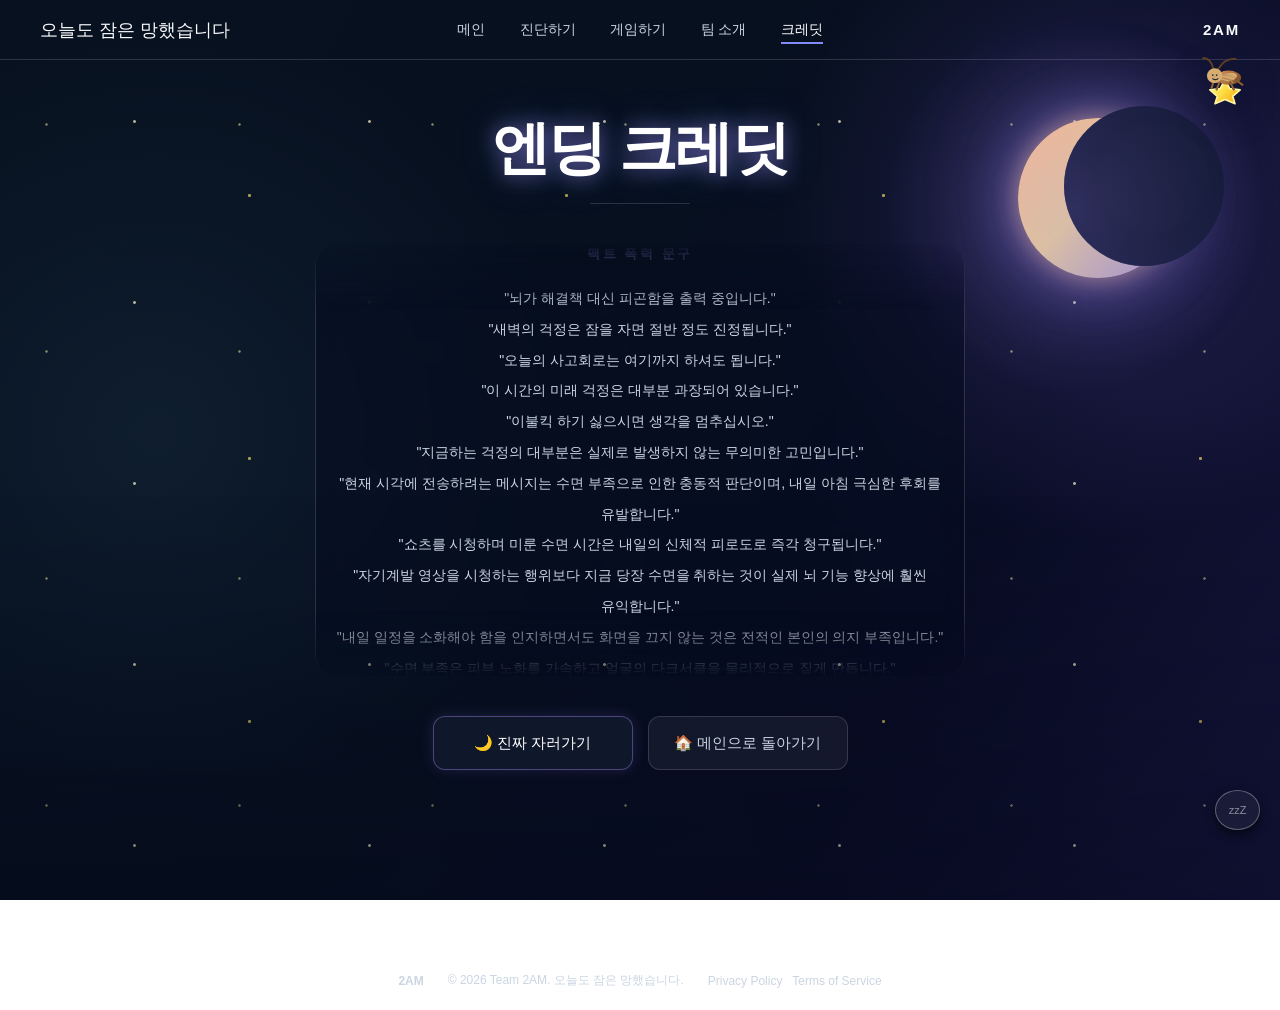
<file: credit.html>
<!DOCTYPE html>
<html lang="ko">
<head>
    <meta charset="UTF-8">
    <meta name="viewport" content="width=device-width, initial-scale=1.0">
    <title>오늘도 잠은 망했습니다</title>
    <link rel="stylesheet" href="css/style.css">
    <link rel="stylesheet" href="css/credit.css">
</head>
<body>

    <div class="moon" aria-hidden="true"></div>
    <div class="shooting-stars" aria-hidden="true"></div>

    <header>
        <h3>오늘도 잠은 망했습니다</h3>
        <nav id="mainNav">
            <a href="main.html">메인</a>
            <a href="form.html">진단하기</a>
            <a href="game.html">게임하기</a>
            <a href="team.html">팀 소개</a>
            <a href="credit.html" class="active">크레딧</a>
        </nav>
        <span class="header-logo">2AM</span>
        <button class="menu-toggle" id="menuToggle" type="button" aria-label="메뉴 열기" aria-expanded="false">☰</button>
    </header>

    <main class="credit-main">
        <div class="credit-header">
            <h1>엔딩 크레딧</h1>
            <hr class="credit-title-line">
        </div>

        <div class="credit-scroll-container">
            <div class="credit-scroll-content">

                <div class="credit-section">
                    <h3>팩트 폭력 문구</h3>
                    <p>"뇌가 해결책 대신 피곤함을 출력 중입니다."</p>
                    <p>"새벽의 걱정은 잠을 자면 절반 정도 진정됩니다."</p> 
                    <p>"오늘의 사고회로는 여기까지 하셔도 됩니다."</p>
                    <p>"이 시간의 미래 걱정은 대부분 과장되어 있습니다."</p>
                    <p>"이불킥 하기 싫으시면 생각을 멈추십시오."</p>
                    <p>"지금하는 걱정의 대부분은 실제로 발생하지 않는 무의미한 고민입니다."</p>
                    <p>"현재 시각에 전송하려는 메시지는 수면 부족으로 인한 충동적 판단이며, 내일 아침 극심한 후회를 유발합니다."</p>
                    <p>"쇼츠를 시청하며 미룬 수면 시간은 내일의 신체적 피로도로 즉각 청구됩니다."</p>
                    <p>"자기계발 영상을 시청하는 행위보다 지금 당장 수면을 취하는 것이 실제 뇌 기능 향상에 훨씬 유익합니다."</p>
                    <p>"내일 일정을 소화해야 함을 인지하면서도 화면을 끄지 않는 것은 전적인 본인의 의지 부족입니다."</p>
                    <p>"수면 부족은 피부 노화를 가속하고 얼굴의 다크서클을 물리적으로 짙게 만듭니다."</p>
                    <p>"지금 깨어있는 시간의 대부분은 생산적인 활동이 아니라 의미 없는 화면 터치의 반복입니다."</p>
                    <p>"오늘 수면을 취하지 않으면 내일 낮 시간 동안 극심한 피로감과 졸음에 시달립니다."</p>
                    <p>"일시적인 영상 시청을 위해 내일 하루 전체의 신체 컨디션을 포기하는 비합리적인 행동입니다."</p>
                    <p>"새벽에 느끼는 감정 동요는 수면 부족으로 인한 뇌의 호르몬 불균형 증상일 뿐입니다."</p>
                    <p>"불면증이 아니라 단순히 스마트폰 화면을 끄지 못하는 통제력 상실 상태입니다."</p>
                    <p>"지금 수면을 미루는 행동은 내일의 집중력과 인지 능력을 의학적으로 저하시킵니다."</p>
                    <p>"늦게 자는 습관은 스트레스 호르몬 수치를 높여 체지방 증가의 직접적인 원인이 됩니다."</p>
                    <p>"수면 시간을 줄인다고 물리적인 시간이 늘어나는 것이 아니라, 깨어있는 시간의 효율이 떨어집니다."</p>
                </div>

                <div class="credit-section">
                    <h3>늦게 자면 생기는 부작용</h3>
                    <p>심혈관 질환 위험 증가</p>
                    <p>성장호르몬 분비 감소</p>
                    <p>뇌 회복 기능 저하</p>
                    <p>장기적으로 우울증 위험 증가</p>
                    <p>기억력 감퇴 체감 증가</p>
                    <p>만성 수면 부족 시 인지 능력 저하</p>
                    <p>치매 발병률 증가</p>
                    <p>혈중 알코올농도 0.1% 수준의 인지 및 반응 속도 저하</p>
                    <p>단기 기억의 장기 기억 전환 중단</p>
                    <p>스트레스 호르몬 분비로 인한 신경과민증</p>
                    <p>논리적 연산과 의사결정을 담당하는 전두엽 기능 급감</p>
                </div>

                <div class="credit-section">
                    <h3>SPECIAL THANKS TO</h3>
                    <p>새벽 3시의 나 자신</p>
                    <p>유튜브 알고리즘</p>
                    <p>층간소음 유발자</p>
                </div>

                <div class="credit-section">
                    <p>"양 한 마리... 양 두 마리... 양 4096마리..."</p>
                    <p>"내일 아침 9시 수업은 취소되지 않습니다."</p>
                </div>
                <div class="credit-section">
                    <h3>EXECUTIVE PRODUCER</h3>
                    <p>Team 2AM</p>
                </div>
            </div>
        </div>

        <div class="credit-actions">
            <button class="credit-btn-sleep" id="btnSleep">🌙 진짜 자러가기</button>
            <button class="credit-btn-main" id="btnGoMain">🏠 메인으로 돌아가기</button>
        </div>
        <button class="credit-easter-egg" id="btnEasterEgg">zzZ</button>
    </main>

    <footer>
        <b>2AM</b>
        <p>© 2026 Team 2AM. 오늘도 잠은 망했습니다.</p>
        <span>Privacy Policy &nbsp; Terms of Service</span>
    </footer>

    <div class="music-player" id="musicPlayer">
        <button class="music-toggle" id="musicToggle" type="button" aria-pressed="false">음악 켜기</button>
        <div class="music-frame" id="musicFrame" aria-hidden="true"></div>
    </div>

    <script src="js/common.js"></script>
    <script src="js/credit.js"></script>
    <script src="js/music.js"></script>
</body>
</html>
</file>
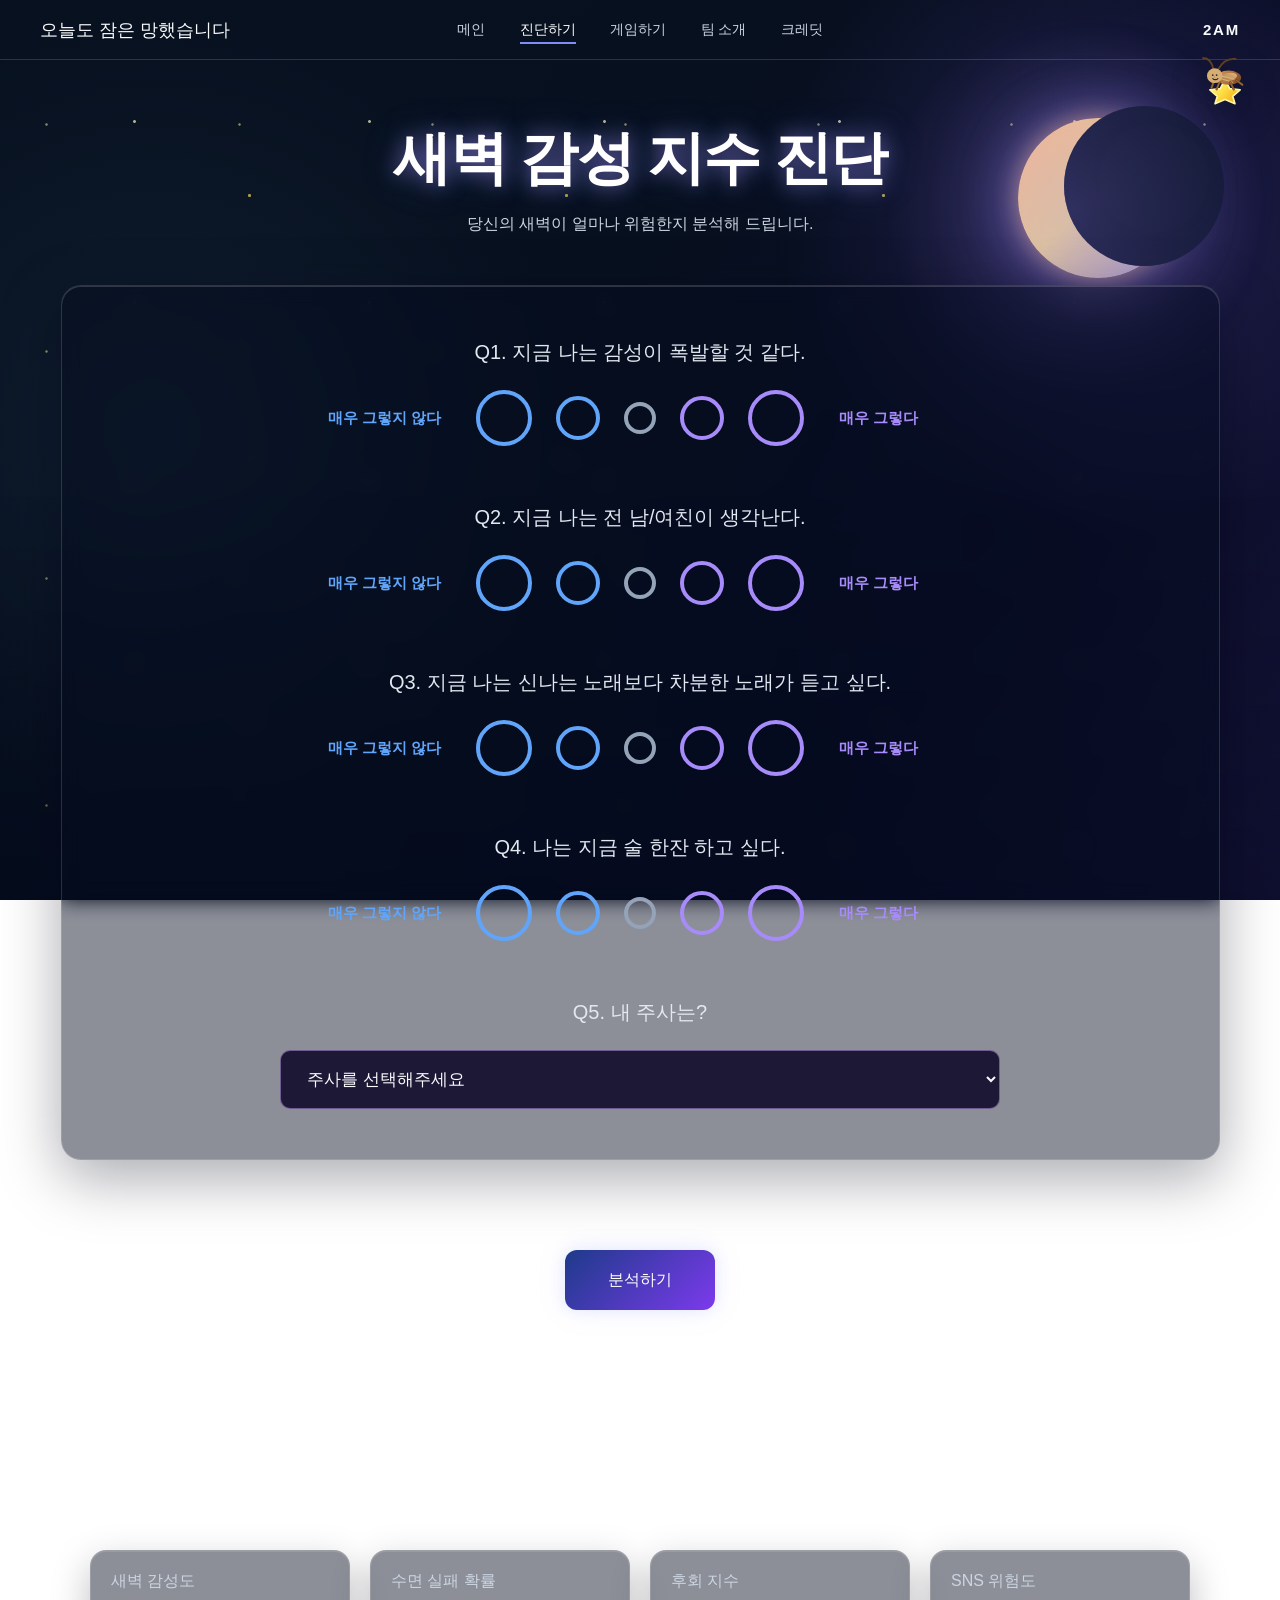
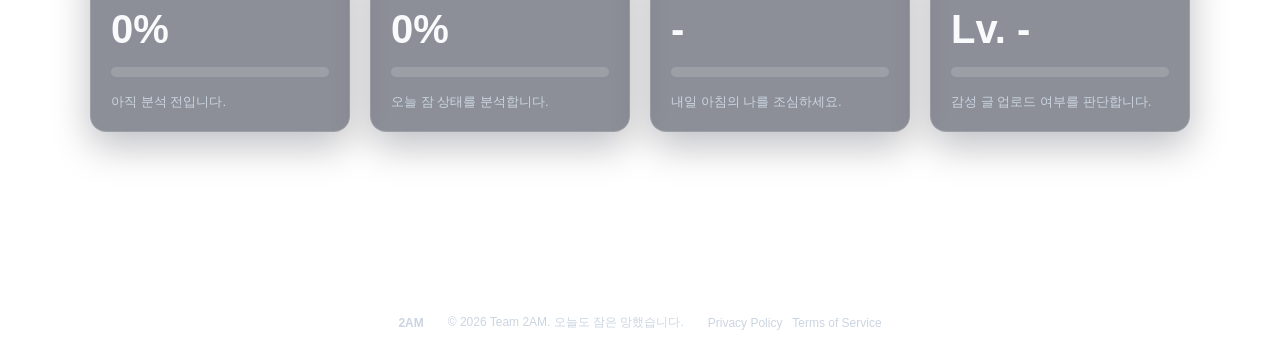
<file: form.html>
<!DOCTYPE html>
<html lang="ko">
<head>
  <meta charset="UTF-8">
  <meta name="viewport" content="width=device-width, initial-scale=1.0">
  <title>오늘도 잠은 망했습니다</title>
  <link rel="stylesheet" href="css/style.css">
  <link rel="stylesheet" href="css/form.css">
</head>
<body>
  <!-- 배경 장식 -->
  <div class="moon" aria-hidden="true"></div>
  <div class="shooting-stars" aria-hidden="true"></div>

  <!-- 상단 메뉴 -->
  <header>
    <h3>오늘도 잠은 망했습니다</h3>
    <nav id="mainNav">
      <a href="main.html">메인</a>
      <a href="form.html" class="active">진단하기</a>
      <a href="game.html">게임하기</a>
      <a href="team.html">팀 소개</a>
      <a href="credit.html">크레딧</a>
    </nav>
    <span class="header-logo">2AM</span>
    <button class="menu-toggle" id="menuToggle" type="button" aria-label="메뉴 열기" aria-expanded="false">☰</button>
  </header>

  <main>
    <!-- 소개 -->
    <section class="intro">
      <h1>새벽 감성 지수 진단</h1>
      <p>당신의 새벽이 얼마나 위험한지 분석해 드립니다.</p>
    </section>

    <!-- 질문 영역 -->
    <section class="test-box">
      <div class="question">
        <p>Q1. 지금 나는 감성이 폭발할 것 같다.</p>
        <div class="scale">
          <span class="label left">매우 그렇지 않다</span>
          <div class="options">
            <button class="circle big blue" type="button" data-score="1" aria-label="1점"></button>
            <button class="circle medium blue" type="button" data-score="2" aria-label="2점"></button>
            <button class="circle small gray" type="button" data-score="3" aria-label="3점"></button>
            <button class="circle medium purple" type="button" data-score="4" aria-label="4점"></button>
            <button class="circle big purple" type="button" data-score="5" aria-label="5점"></button>
          </div>
          <span class="label right">매우 그렇다</span>
        </div>
      </div>

      <div class="question">
        <p>Q2. 지금 나는 전 남/여친이 생각난다.</p>
        <div class="scale">
          <span class="label left">매우 그렇지 않다</span>
          <div class="options">
            <button class="circle big blue" type="button" data-score="1" aria-label="1점"></button>
            <button class="circle medium blue" type="button" data-score="2" aria-label="2점"></button>
            <button class="circle small gray" type="button" data-score="3" aria-label="3점"></button>
            <button class="circle medium purple" type="button" data-score="4" aria-label="4점"></button>
            <button class="circle big purple" type="button" data-score="5" aria-label="5점"></button>
          </div>
          <span class="label right">매우 그렇다</span>
        </div>
      </div>

      <div class="question">
        <p>Q3. 지금 나는 신나는 노래보다 차분한 노래가 듣고 싶다.</p>
        <div class="scale">
          <span class="label left">매우 그렇지 않다</span>
          <div class="options">
            <button class="circle big blue" type="button" data-score="1" aria-label="1점"></button>
            <button class="circle medium blue" type="button" data-score="2" aria-label="2점"></button>
            <button class="circle small gray" type="button" data-score="3" aria-label="3점"></button>
            <button class="circle medium purple" type="button" data-score="4" aria-label="4점"></button>
            <button class="circle big purple" type="button" data-score="5" aria-label="5점"></button>
          </div>
          <span class="label right">매우 그렇다</span>
        </div>
      </div>

      <div class="question">
        <p>Q4. 나는 지금 술 한잔 하고 싶다.</p>
        <div class="scale">
          <span class="label left">매우 그렇지 않다</span>
          <div class="options">
            <button class="circle big blue" type="button" data-score="1" aria-label="1점"></button>
            <button class="circle medium blue" type="button" data-score="2" aria-label="2점"></button>
            <button class="circle small gray" type="button" data-score="3" aria-label="3점"></button>
            <button class="circle medium purple" type="button" data-score="4" aria-label="4점"></button>
            <button class="circle big purple" type="button" data-score="5" aria-label="5점"></button>
          </div>
          <span class="label right">매우 그렇다</span>
        </div>
      </div>

      <div class="question select-question">
        <label for="drinkingStyle">Q5. 내 주사는?</label>
        <select id="drinkingStyle" name="drinkingStyle">
          <option value="" selected disabled>주사를 선택해주세요</option>
          <option value="sleepyhead">잠만보형😴</option>
          <option value="emotional-speeding">감정과속형🚄</option>
          <option value="talker">수다쟁이형🗣️</option>
          <option value="confession">고백충동형💌</option>
          <option value="singer">가수데뷔형🎤</option>
          <option value="caller">연락충🫨</option>
        </select>
      </div>
    </section>

    <button id="analyzeBtn" type="button">분석하기</button>

    <!-- 결과 영역 -->
    <section class="result">
      <h2>분석 결과</h2>
      <div class="cards">
        <div class="card">
          <p>새벽 감성도</p>
          <h3>0%</h3>
          <div class="bar"><div></div></div>
          <small>아직 분석 전입니다.</small>
        </div>

        <div class="card">
          <p>수면 실패 확률</p>
          <h3>0%</h3>
          <div class="bar"><div></div></div>
          <small>오늘 잠 상태를 분석합니다.</small>
        </div>

        <div class="card">
          <p>후회 지수</p>
          <h3>-</h3>
          <div class="bar"><div></div></div>
          <small>내일 아침의 나를 조심하세요.</small>
        </div>

        <div class="card">
          <p>SNS 위험도</p>
          <h3>Lv. -</h3>
          <div class="bar"><div></div></div>
          <small>감성 글 업로드 여부를 판단합니다.</small>
        </div>
      </div>
    </section>
  </main>

  <footer>
    <b>2AM</b>
    <p>© 2026 Team 2AM. 오늘도 잠은 망했습니다.</p>
    <span>Privacy Policy &nbsp; Terms of Service</span>
  </footer>

  <div class="result-modal" id="resultModal" aria-hidden="true">
    <div class="result-modal-card" role="dialog" aria-modal="true" aria-labelledby="levelMessage">
      <span class="result-modal-star" aria-hidden="true">✦</span>
      <p>감성 위험도</p>
      <h2 id="levelMessage"></h2>
      <strong class="level-nickname" id="levelNickname"></strong>
      <button class="result-modal-close" id="resultModalClose" type="button">결과 확인하기</button>
    </div>
  </div>

  <div class="music-player" id="musicPlayer">
    <button class="music-toggle" id="musicToggle" type="button" aria-pressed="false">음악 켜기</button>
    <div class="music-frame" id="musicFrame" aria-hidden="true"></div>
  </div>

  <script src="js/common.js"></script>
  <script src="js/form.js"></script>
  <script src="js/music.js"></script>
</body>
</html>
</file>
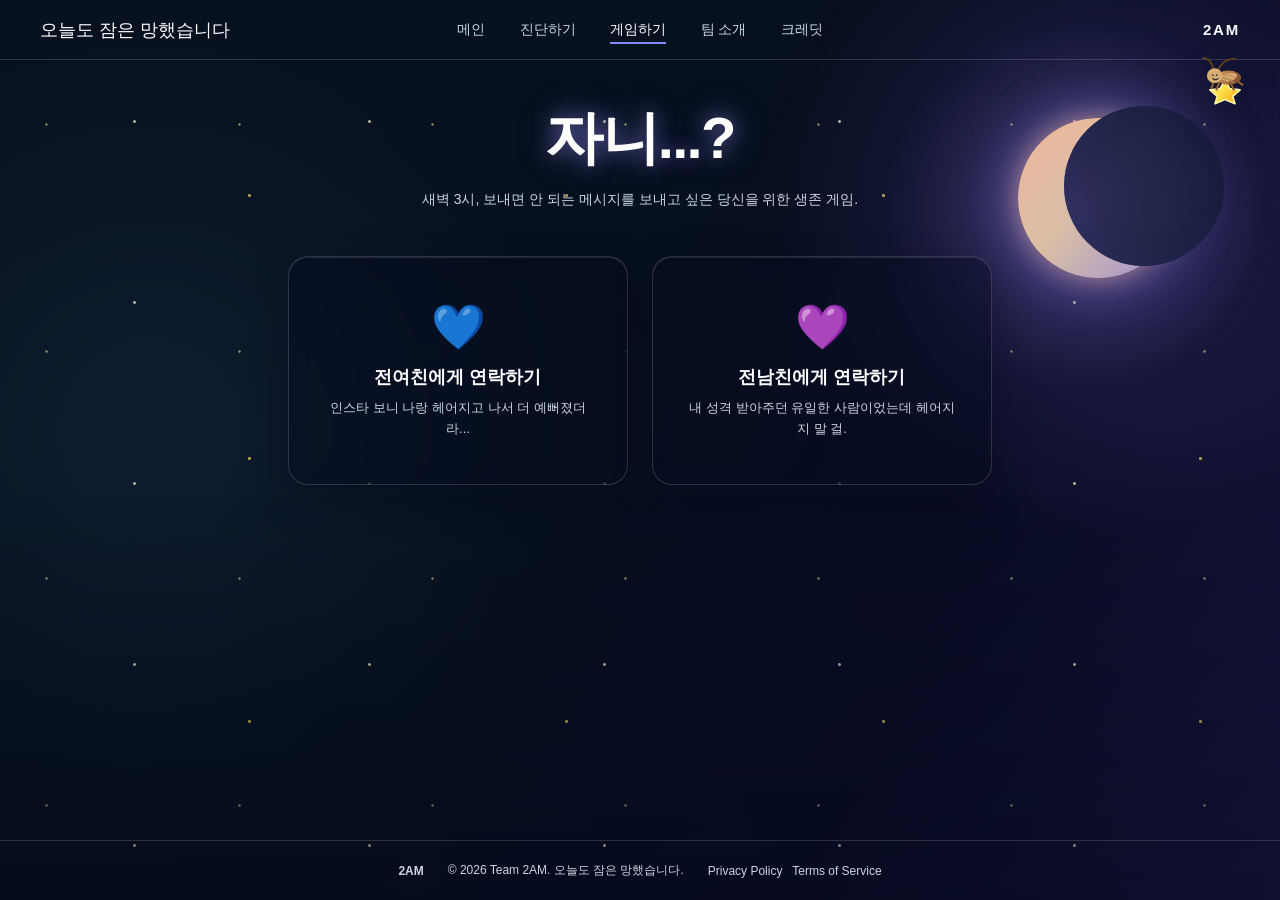
<file: game.html>
<!DOCTYPE html>
<html lang="ko">
<head>
    <meta charset="UTF-8">
    <meta name="viewport" content="width=device-width, initial-scale=1.0">
    <title>오늘도 잠은 망했습니다</title>
    <link rel="stylesheet" href="css/style.css">
    <link rel="stylesheet" href="css/game.css">
</head>
<body>

    <!-- 달 (style.css에서 스타일 적용) -->
    <div class="moon" aria-hidden="true"></div>

    <!-- 별똥별 (JS에서 span 동적 생성) -->
    <div class="shooting-stars" aria-hidden="true"></div>

    <!-- 상단 메뉴 -->
    <header>
        <h3>오늘도 잠은 망했습니다</h3>
        <nav id="mainNav">
      <a href="main.html">메인</a>
            <a href="form.html">진단하기</a>
            <a href="game.html" class="active">게임하기</a>
            <a href="team.html">팀 소개</a>
            <a href="credit.html">크레딧</a>
        </nav>
        <span class="header-logo">2AM</span>
        <button class="menu-toggle" id="menuToggle" type="button" aria-label="메뉴 열기">☰</button>
    </header>

    <main>

        <!-- ① 인트로 + 버전 선택 화면 -->
        <section class="game-intro" id="gameIntro">
            <h1>자니...?</h1>
            <p class="game-subtitle">
                새벽 3시, 보내면 안 되는 메시지를 보내고 싶은 당신을 위한 생존 게임.<br>

            </p>

            <div class="game-select-wrap">
                <!-- 전여친 버전 -->
                <div class="game-select-card" id="selectEx" role="button" tabindex="0">
                    <div class="game-select-emoji">💙</div>
                    <h2>전여친에게 연락하기</h2>
                    <p>인스타 보니 나랑 헤어지고 나서 더 예뻐졌더라...</p>
                </div>

                <!-- 전남친 버전 -->
                <div class="game-select-card" id="selectBf" role="button" tabindex="0">
                    <div class="game-select-emoji">💜</div>
                    <h2>전남친에게 연락하기</h2>
                    <p>내 성격 받아주던 유일한 사람이었는데 헤어지지 말 걸.</p>
                </div>
            </div>
        </section>

        <!-- ② 채팅 화면 (처음에 숨김) -->
        <section class="game-chat-section" id="gameChatSection" style="display:none;">
            <!-- 채팅 상단 상태바 -->
            <div class="game-chat-header">
                <span class="game-chat-status">● 온라인</span>
                <span class="game-chat-name" id="chatName">전여친 💙</span>
                <span class="game-chat-time" id="chatTime">오전 3:00</span>
            </div>

            <!-- 메시지가 여기에 동적으로 추가됨 -->
            <div class="game-chat-box" id="chatBox"></div>

            <!-- 선택지 버튼이 여기에 동적으로 추가됨 -->
            <div class="game-choices" id="choicesArea"></div>
        </section>

        <!-- ③ 엔딩 화면 (처음에 숨김) -->
        <section class="game-ending" id="gameEnding" style="display:none;">
            <div class="game-ending-card">
                <div class="game-ending-icon">🌙</div>
                <p class="game-ending-label">ENDING</p>
                <h2 class="game-ending-title" id="endingTitle"></h2>
                <p class="game-ending-desc"  id="endingDesc"></p>
                <div class="game-ending-btns">
                    <button class="game-btn game-btn-restart" id="btnRestart">다시 선택하기</button>
                    <button class="game-btn game-btn-main"    id="btnMain">메인으로</button>
                </div>
            </div>
        </section>

    </main>

    <footer>
        <b>2AM</b>
        <p>© 2026 Team 2AM. 오늘도 잠은 망했습니다.</p>
        <span>Privacy Policy &nbsp; Terms of Service</span>
    </footer>

    <div class="music-player" id="musicPlayer">
        <button class="music-toggle" id="musicToggle" type="button" aria-pressed="false">음악 켜기</button>
        <div class="music-frame" id="musicFrame" aria-hidden="true"></div>
    </div>

    <script src="js/common.js"></script>
    <script src="js/game.js"></script>
    <script src="js/music.js"></script>
</body>
</html>
</file>
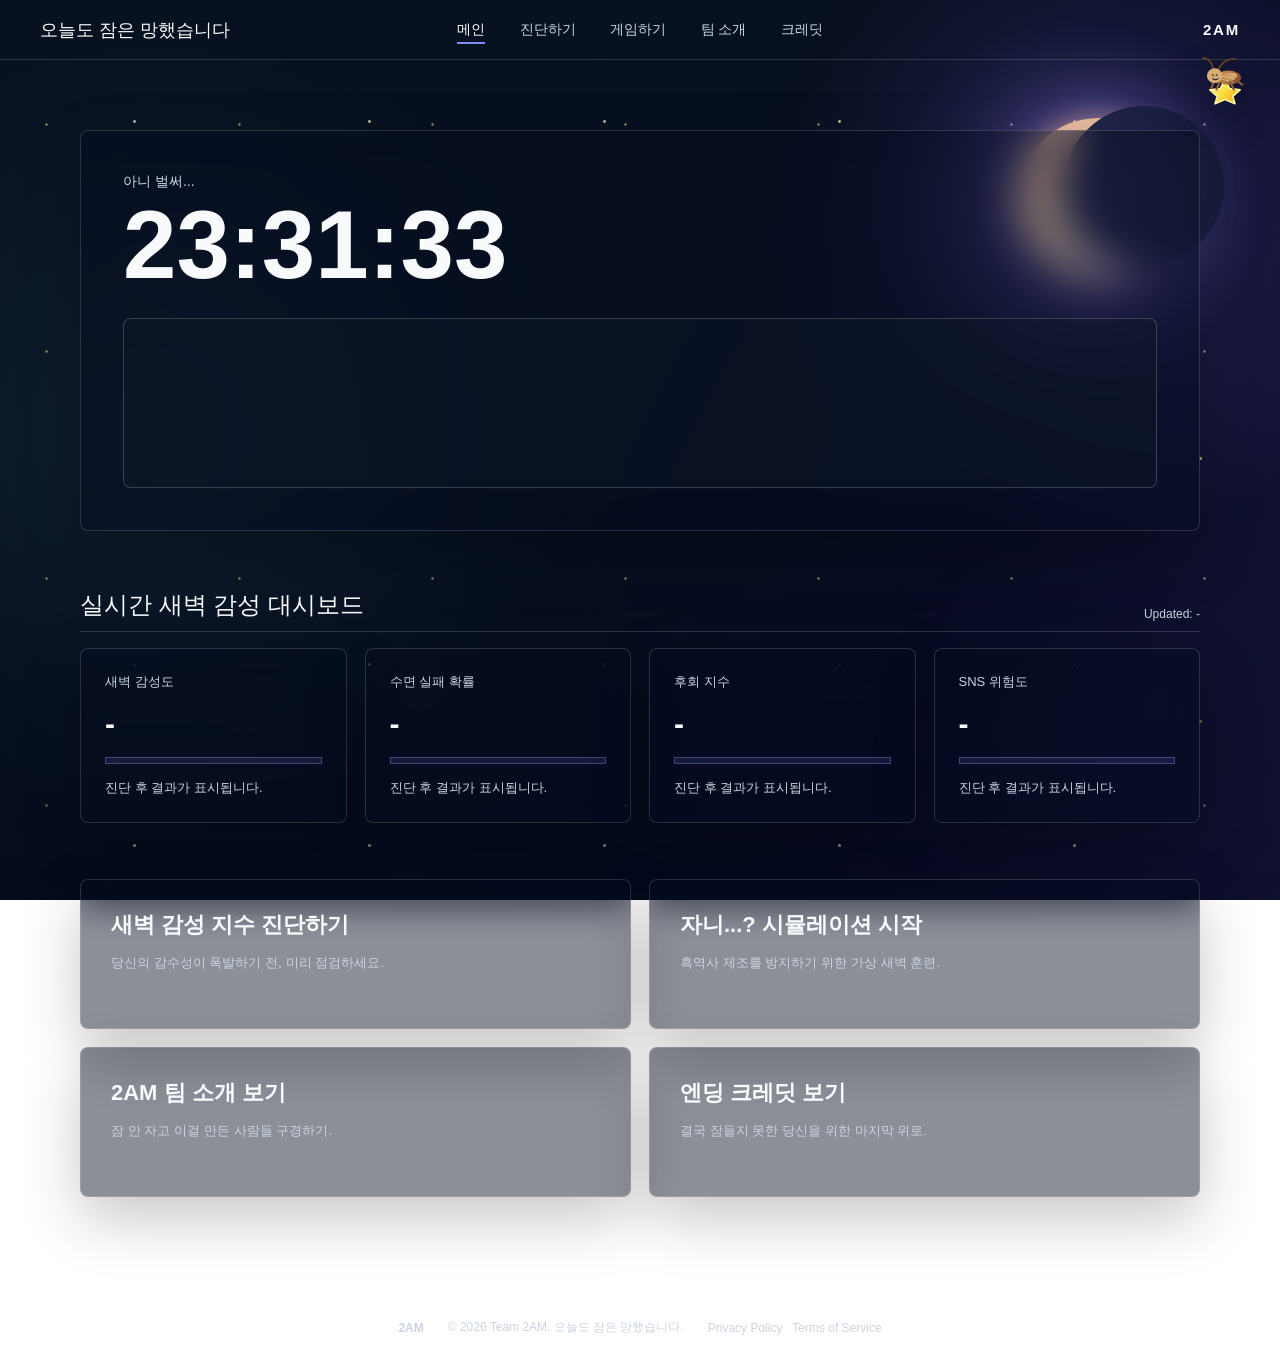
<file: main.html>
<!DOCTYPE html>
<html lang="ko">
<head>
    <meta charset="UTF-8">
    <meta name="viewport" content="width=device-width, initial-scale=1.0">
    <title>오늘도 잠은 망했습니다</title>
    <link rel="stylesheet" href="css/style.css">
</head>
<body>

    <div class="moon" aria-hidden="true"></div>
    <div class="shooting-stars" aria-hidden="true"></div>

    <header>
        <h3>오늘도 잠은 망했습니다</h3>
        <nav id="mainNav">
            <a href="main.html" class="active">메인</a>
            <a href="form.html">진단하기</a>
            <a href="game.html">게임하기</a>
            <a href="team.html">팀 소개</a>
            <a href="credit.html">크레딧</a>
        </nav>
        <span class="header-logo">2AM</span>
        <button class="menu-toggle" id="menuToggle" type="button" aria-label="메뉴 열기" aria-expanded="false">☰</button>
    </header>

    <main class="home-main">
        <section class="time-panel" aria-labelledby="currentTimeTitle">
            <p class="eyebrow">아니 벌써...</p>
            <h1 id="currentTimeTitle" class="current-time">--:--:--</h1>

            <div class="fact-card">
                <p id="factMessage">지금 누워도 내일의 너는 오늘의 너를 기억합니다.</p>
            </div>
        </section>

        <section class="dashboard" aria-labelledby="dashboardTitle">
            <div class="section-heading">
                <h2 id="dashboardTitle">실시간 새벽 감성 대시보드</h2>
                <span id="dashboardUpdated">Updated: -</span>
            </div>

            <div class="dashboard-grid">
                <article class="dashboard-card">
                    <p>새벽 감성도</p>
                    <strong id="dashboardEmotion">-</strong>
                    <div class="meter"><span id="dashboardEmotionBar"></span></div>
                    <small id="dashboardEmotionText">진단 후 결과가 표시됩니다.</small>
                </article>

                <article class="dashboard-card">
                    <p>수면 실패 확률</p>
                    <strong id="dashboardSleep">-</strong>
                    <div class="meter"><span id="dashboardSleepBar"></span></div>
                    <small id="dashboardSleepText">진단 후 결과가 표시됩니다.</small>
                </article>

                <article class="dashboard-card">
                    <p>후회 지수</p>
                    <strong id="dashboardRegret">-</strong>
                    <div class="meter"><span id="dashboardRegretBar"></span></div>
                    <small id="dashboardRegretText">진단 후 결과가 표시됩니다.</small>
                </article>

                <article class="dashboard-card">
                    <p>SNS 위험도</p>
                    <strong id="dashboardSns">-</strong>
                    <div class="meter"><span id="dashboardSnsBar"></span></div>
                    <small id="dashboardSnsText">진단 후 결과가 표시됩니다.</small>
                </article>
            </div>
        </section>

        <section class="quick-links" aria-label="바로가기">
            <a class="quick-link" href="form.html">
                <span>새벽 감성 지수 진단하기</span>
                <small>당신의 감수성이 폭발하기 전, 미리 점검하세요.</small>
            </a>
            <a class="quick-link" href="game.html">
                <span>자니...? 시뮬레이션 시작</span>
                <small>흑역사 제조를 방지하기 위한 가상 새벽 훈련.</small>
            </a>
            <a class="quick-link" href="team.html">
                <span>2AM 팀 소개 보기</span>
                <small>잠 안 자고 이걸 만든 사람들 구경하기.</small>
            </a>
            <a class="quick-link" href="credit.html">
                <span>엔딩 크레딧 보기</span>
                <small>결국 잠들지 못한 당신을 위한 마지막 위로.</small>
            </a>
        </section>
    </main>

    <footer>
        <b>2AM</b>
        <p>© 2026 Team 2AM. 오늘도 잠은 망했습니다.</p>
        <span>Privacy Policy &nbsp; Terms of Service</span>
    </footer>

    <div class="music-player" id="musicPlayer">
        <button class="music-toggle" id="musicToggle" type="button" aria-pressed="false">음악 켜기</button>
        <div class="music-frame" id="musicFrame" aria-hidden="true"></div>
    </div>

    <script src="js/common.js"></script>
    <script src="js/music.js"></script>
</body>
</html>
</file>
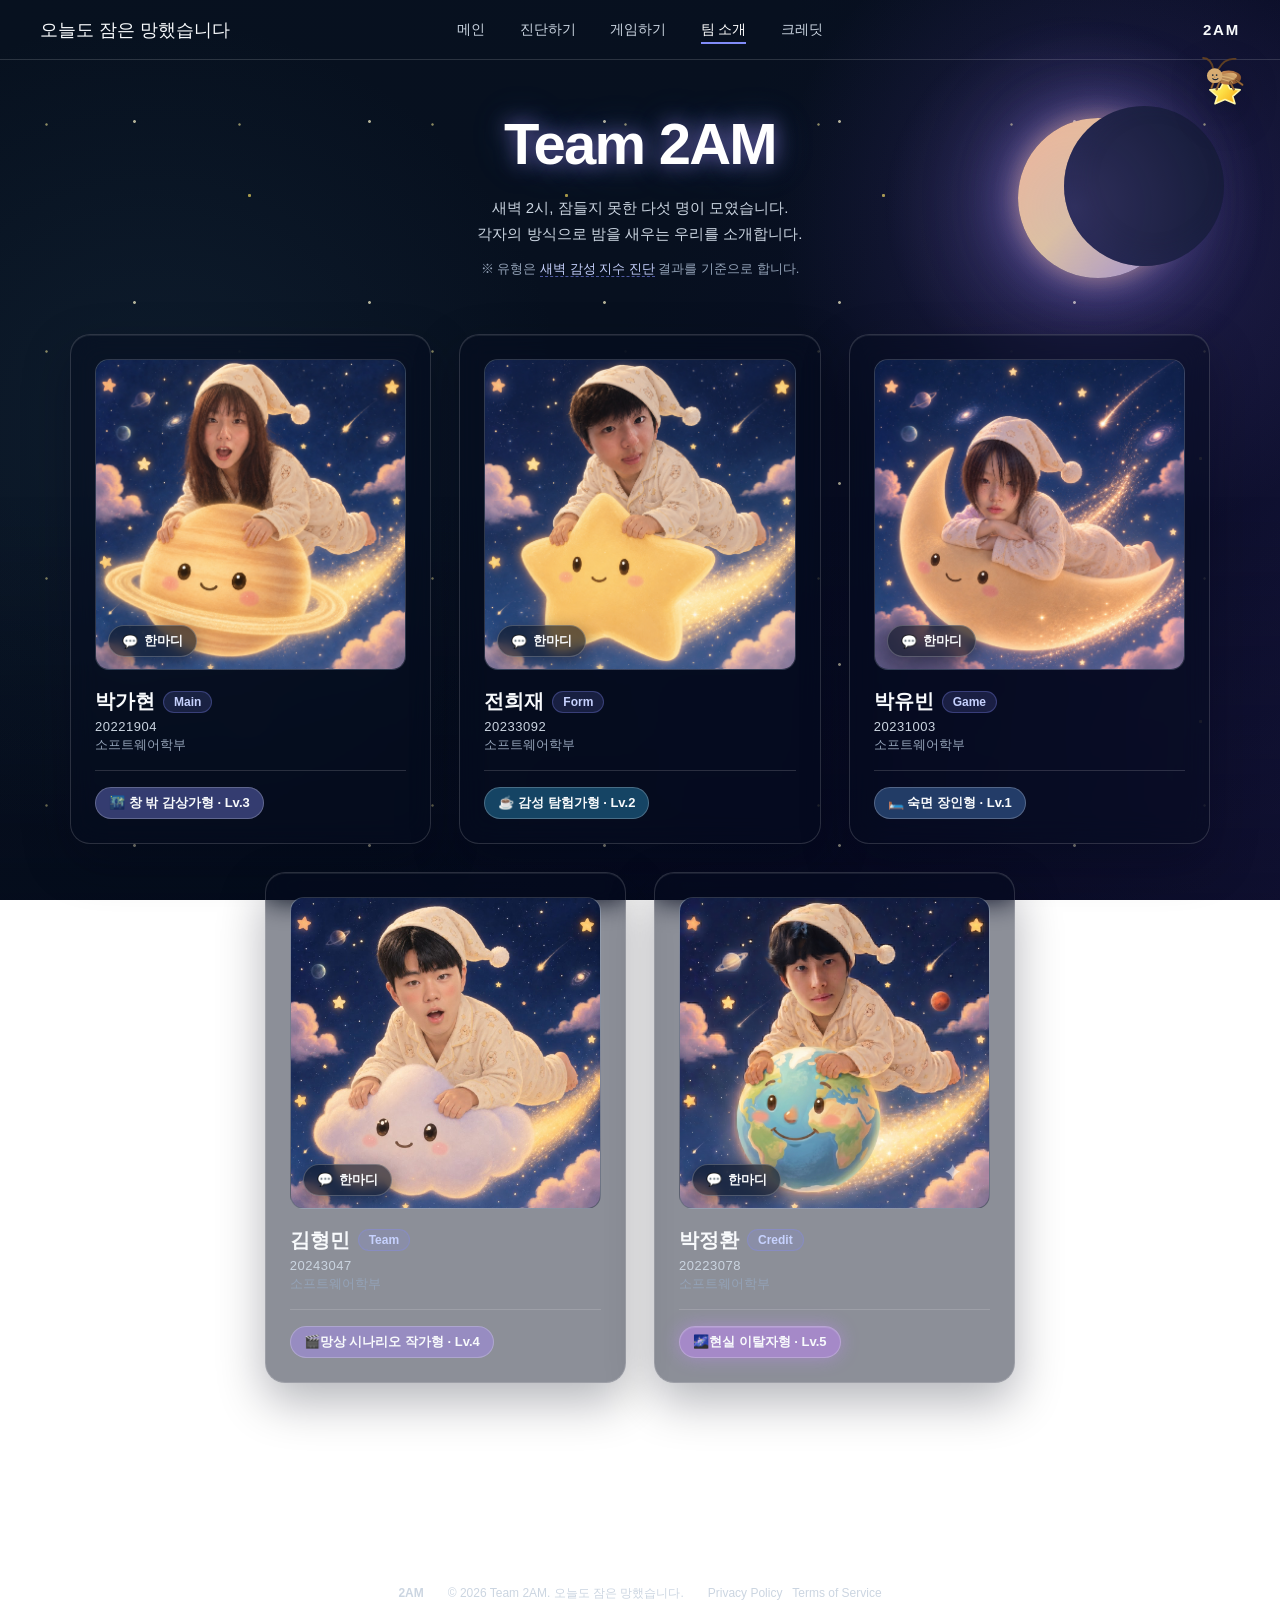
<file: team.html>
<!DOCTYPE html>
<html lang="ko">

<head>
    <meta charset="UTF-8">
    <meta name="viewport" content="width=device-width, initial-scale=1.0">
    <title>오늘도 잠은 망했습니다</title>
    <link rel="stylesheet" href="css/style.css">
    <link rel="stylesheet" href="css/team.css">
</head>

<body>

    <div class="moon" aria-hidden="true"></div>
    <div class="shooting-stars" aria-hidden="true"></div>

    <header>
        <h3>오늘도 잠은 망했습니다</h3>
        <nav id="mainNav">
            <a href="main.html">메인</a>
            <a href="form.html">진단하기</a>
            <a href="game.html">게임하기</a>
            <a href="team.html" class="active">팀 소개</a>
            <a href="credit.html">크레딧</a>
        </nav>
        <span class="header-logo">2AM</span>
        <button class="menu-toggle" id="menuToggle" type="button" aria-label="메뉴 열기" aria-expanded="false">☰</button>
    </header>

    <main class="team-main">

        <section class="team-intro">
            <h1 class="team-title">Team 2AM</h1>
            <p class="team-subtitle">
                새벽 2시, 잠들지 못한 다섯 명이 모였습니다.<br>
                각자의 방식으로 밤을 새우는 우리를 소개합니다.
            </p>
            <p class="team-intro-note">
                ※ 유형은 <a href="form.html">새벽 감성 지수 진단</a> 결과를 기준으로 합니다.
            </p>
        </section>

        <section class="team-grid">

            <!-- 박가현 -->
            <article class="team-card">
                <div class="team-card-photo">
                    <img src="images/가현.png" alt="박가현" loading="lazy">
                    <div class="team-stats" id="stats-gahyeon" hidden>
                        <blockquote class="team-quote">잠이 안 오는 게 아니라, 네가 잠들 틈을 안 주는 거야</blockquote>
                    </div>
                    <button type="button" class="team-toggle" aria-expanded="false" aria-controls="stats-gahyeon">
                        <span class="team-toggle-icon" aria-hidden="true">💬</span>
                        <span class="team-toggle-text">한마디</span>
                    </button>
                </div>

                <div class="team-card-id">
                    <h2 class="team-card-name">박가현 <span class="team-card-role">Main</span></h2>
                    <p class="team-card-no">20221904</p>
                    <p class="team-card-dept">소프트웨어학부</p>
                </div>

                <span class="team-card-level lv3">🌃 창 밖 감상가형 · Lv.3</span>
            </article>

            <!-- 전희재 -->
            <article class="team-card">
                <div class="team-card-photo">
                    <img src="images/희재.png" alt="전희재" loading="lazy">
                    <div class="team-stats" id="stats-heejae" hidden>
                        <blockquote class="team-quote">오늘 잠 못 드는 이유는 커피 때문이 아니라 네 생각 때문인 것 같아</blockquote>
                    </div>
                    <button type="button" class="team-toggle" aria-expanded="false" aria-controls="stats-heejae">
                        <span class="team-toggle-icon" aria-hidden="true">💬</span>
                        <span class="team-toggle-text">한마디</span>
                    </button>
                </div>

                <div class="team-card-id">
                    <h2 class="team-card-name">전희재 <span class="team-card-role">Form</span></h2>
                    <p class="team-card-no">20233092</p>
                    <p class="team-card-dept">소프트웨어학부</p>
                </div>

                <span class="team-card-level lv2">☕ 감성 탐험가형 · Lv.2</span>
            </article>

            <!-- 박유빈 -->
            <article class="team-card">
                <div class="team-card-photo">
                    <img src="images/유빈.jpg" alt="박유빈" loading="lazy">
                    <div class="team-stats" id="stats-yubin" hidden>
                        <blockquote class="team-quote">별이 예쁜 줄 알았는데, 그냥 네가 생각나는 밤이라 뭐든 예뻐 보이는 거였어</blockquote>
                    </div>
                    <button type="button" class="team-toggle" aria-expanded="false" aria-controls="stats-yubin">
                        <span class="team-toggle-icon" aria-hidden="true">💬</span>
                        <span class="team-toggle-text">한마디</span>
                    </button>
                </div>

                <div class="team-card-id">
                    <h2 class="team-card-name">박유빈 <span class="team-card-role">Game</span></h2>
                    <p class="team-card-no">20231003</p>
                    <p class="team-card-dept">소프트웨어학부</p>
                </div>

                <span class="team-card-level lv1">🛏️ 숙면 장인형 · Lv.1</span>
            </article>

            <!-- 김형민 -->
            <article class="team-card">
                <div class="team-card-photo">
                    <img src="images/형민.jpg" alt="김형민" loading="lazy">
                    <div class="team-stats" id="stats-hyeongmin" hidden>
                        <blockquote class="team-quote">버그 잡다 보니 해가 뜨네, 오늘도 엔딩 크레딧은 나 혼자</blockquote>
                    </div>
                    <button type="button" class="team-toggle" aria-expanded="false" aria-controls="stats-hyeongmin">
                        <span class="team-toggle-icon" aria-hidden="true">💬</span>
                        <span class="team-toggle-text">한마디</span>
                    </button>
                </div>

                <div class="team-card-id">
                    <h2 class="team-card-name">김형민 <span class="team-card-role">Team</span></h2>
                    <p class="team-card-no">20243047</p>
                    <p class="team-card-dept">소프트웨어학부</p>
                </div>

                <span class="team-card-level lv4">🎬망상 시나리오 작가형 · Lv.4</span>
            </article>

            <!-- 박정환 -->
            <article class="team-card">
                <div class="team-card-photo">
                    <img src="images/정환.png" alt="박정환" loading="lazy">
                    <div class="team-stats" id="stats-junghwan" hidden>
                        <blockquote class="team-quote">가끔은 모든 걸 내려놓고 어디론가 사라지고 싶은 새벽이다</blockquote>
                    </div>
                    <button type="button" class="team-toggle" aria-expanded="false" aria-controls="stats-junghwan">
                        <span class="team-toggle-icon" aria-hidden="true">💬</span>
                        <span class="team-toggle-text">한마디</span>
                    </button>
                </div>

                <div class="team-card-id">
                    <h2 class="team-card-name">박정환 <span class="team-card-role">Credit</span></h2>
                    <p class="team-card-no">20223078</p>
                    <p class="team-card-dept">소프트웨어학부</p>
                </div>

                <span class="team-card-level lv5">🌌현실 이탈자형 · Lv.5</span>
            </article>

        </section>

    </main>

    <footer>
        <b>2AM</b>
        <p>© 2026 Team 2AM. 오늘도 잠은 망했습니다.</p>
        <span>Privacy Policy &nbsp; Terms of Service</span>
    </footer>

    <div class="music-player" id="musicPlayer">
        <button class="music-toggle" id="musicToggle" type="button" aria-pressed="false">음악 켜기</button>
        <div class="music-frame" id="musicFrame" aria-hidden="true"></div>
    </div>

    <script src="js/common.js"></script>
    <script src="js/team.js"></script>
    <script src="js/music.js"></script>
</body>

</html>
</file>
<file: css/style.css>
/* ==============================================
   style.css — 공통 베이스 스타일
   모든 페이지에서 공유하는 요소만 여기에 작성
   페이지별 스타일은 각 css 파일에 작성하세요
   ============================================== */

/* ===== RESET ===== */
* {
    margin: 0;
    padding: 0;
    box-sizing: border-box;
}

/* ===== CSS 변수 (색상 팔레트) ===== */
:root {
    --text:   #f8fafc;
    --muted:  #cbd5e1;
    --line:   rgba(255, 255, 255, 0.15);
    --glass:  rgba(5, 11, 31, 0.46);
    --blue:   #60a5fa;
    --purple: #a78bfa;
    --gray:   #94a3b8;
}

/* ===== BODY — 밤하늘 배경 ===== */
body {
    font-family: 'Apple SD Gothic Neo', 'Malgun Gothic', Arial, sans-serif;
    background:
        radial-gradient(circle at 86% 24%, rgba(99, 82, 180, 0.28), transparent 25%),
        radial-gradient(circle at 12% 48%, rgba(45, 79, 105, 0.20), transparent 34%),
        linear-gradient(118deg, #07111f 0%, #07101f 45%, #090d25 72%, #15143a 100%);
    background-attachment: fixed;
    color: var(--text);
    min-height: 100vh;
    overflow-x: hidden;
    position: relative;
}

/* pseudo-element 공통 기반 */
body::before,
body::after {
    content: "";
    position: fixed;
    inset: 0;
    pointer-events: none;
}

/* 별 패턴 레이어 */
body::before {
    background-image:
        radial-gradient(circle, rgba(255, 248, 196, 0.98) 0 1px,   transparent 1.8px),
        radial-gradient(circle, rgba(253, 224, 71,  0.92) 0 1.2px, transparent 2px),
        radial-gradient(circle, rgba(254, 240, 138, 0.76) 0 0.8px, transparent 1.6px);
    background-size:
        235px 181px,
        317px 263px,
        193px 227px;
    background-position:
        17px  31px,
        91px  64px,
        143px 11px;
    opacity: 0.7;
    mix-blend-mode: screen;
    animation: starDrift 7s ease-in-out infinite;
}

/* 야광 오버레이 */
body::after {
    background:
        radial-gradient(circle at 84% 23%, rgba(167, 139, 250, 0.2), transparent 15%),
        linear-gradient(to bottom, transparent 55%, rgba(2, 6, 23, 0.32) 100%);
    animation: nightGlow 9s ease-in-out infinite alternate;
}

/* header / main / footer는 배경 pseudo-element 위에 올라와야 함 */
header,
main,
footer {
    position: relative;
    z-index: 1;
}

/* ===== 달 ===== */
.moon {
    position: fixed;
    top: 118px;
    right: 8%;
    width: 160px;
    height: 160px;
    z-index: 0;
    pointer-events: none;
    border-radius: 50%;
    background: linear-gradient(135deg, #f4bd91 10%, #e4c995 48%, #9b8ed2 100%);
    box-shadow:
        0 0  24px rgba(253, 186, 116, 0.52),
        0 0  58px rgba(167, 139, 250, 0.48),
        0 0 100px rgba(129, 140, 248, 0.28);
    animation: moonFloat 8s cubic-bezier(0.45, 0, 0.55, 1) infinite alternate;
}

/* 초승달 모양: 같은 크기의 원으로 달을 가려서 반달 표현 */
.moon::after {
    content: "";
    position: absolute;
    width: 160px;
    height: 160px;
    top: -12px;
    left: 46px;
    border-radius: 50%;
    background: #111833;
    box-shadow: inset 10px -8px 22px rgba(24, 30, 66, 0.48);
}

/* ===== 별똥별 ===== */
.shooting-stars {
    position: fixed;
    inset: 0;
    z-index: 0;
    pointer-events: none;
    overflow: hidden;
}

/* JS에서 span을 동적으로 생성하고 --top, --delay CSS 변수를 주입 */
.shooting-stars span {
    position: absolute;
    top: var(--top);
    right: -220px;
    width: 58px;
    height: 1px;
    border-radius: 999px;
    opacity: 0;
    background: linear-gradient(
        90deg,
        rgba(255, 255, 225, 0.9),
        rgba(253, 224, 71,  0.42) 45%,
        transparent
    );
    filter: blur(0.45px) drop-shadow(0 0 4px rgba(253, 224, 71, 0.48));
    transform: translate3d(0, 0, 0) rotate(-38deg);
    transform-origin: left center;
    animation: shootingStar 30s linear var(--delay) infinite;
}

/* 꼬리 두 번째 선 */
.shooting-stars span::before {
    content: "";
    position: absolute;
    left: 2px;
    top: 50%;
    width: 58px;
    height: 1px;
    border-radius: 999px;
    background: linear-gradient(
        90deg,
        rgba(255, 255, 225, 0.9),
        rgba(253, 224, 71,  0.42) 45%,
        transparent
    );
    filter: blur(0.45px) drop-shadow(0 0 4px rgba(253, 224, 71, 0.48));
    transform: translateY(2px) rotate(5deg);
    transform-origin: left center;
}

/* 별 머리 — clip-path로 10각 별 모양 */
.shooting-stars span::after {
    content: "";
    position: absolute;
    left: -8px;
    top: 50%;
    width: 12px;
    height: 12px;
    background: linear-gradient(135deg, #fff7a8 5%, #fde047 44%, #eab308 100%);
    clip-path: polygon(
        50%  0%,  61% 35%, 98% 35%, 68% 57%,
        79% 94%,  50% 72%, 21% 94%, 32% 57%,
         2% 35%,  39% 35%
    );
    box-shadow:
        0 0  5px rgba(255, 255, 220, 0.95),
        0 0 10px rgba(250, 204,  21, 0.65);
    transform-origin: center;
    animation: shootingStarSpin 1.4s linear infinite;
}

/* ===== 애니메이션 ===== */
@keyframes starDrift {
    0%   { opacity: 0.50; filter: brightness(0.9) drop-shadow(0 0 1px rgba(255,255,255,0.40)); transform: translate3d(-3px,  2px, 0) scale(1);     }
    45%  { opacity: 0.86; filter: brightness(1.5) drop-shadow(0 0 2px rgba(205,196,255,0.80)); transform: translate3d( 8px, -7px, 0) scale(1.008); }
    55%  { opacity: 1;    filter: brightness(1.9) drop-shadow(0 0 4px rgba(255,255,255,0.95)); transform: translate3d( 9px, -8px, 0) scale(1.012); }
    100% { opacity: 0.56; filter: brightness(1.0) drop-shadow(0 0 1px rgba(205,196,255,0.45)); transform: translate3d(-3px,  2px, 0) scale(1);     }
}

@keyframes shootingStar {
    0%       { opacity: 0;    transform: translate3d(    0,    0, 0) rotate(-38deg); }
    2%       { opacity: 0.9;  transform: translate3d( -6vw,  5vh, 0) rotate(-38deg); }
    9%       { opacity: 0.95; transform: translate3d(-62vw, 48vh, 0) rotate(-38deg); }
    17%      { opacity: 0.9;  transform: translate3d(-118vw, 91vh, 0) rotate(-38deg); }
    18%      { opacity: 0;    transform: translate3d(-125vw, 97vh, 0) rotate(-38deg); }
    19%, 100%{ opacity: 0;    transform: translate3d(-125vw, 97vh, 0) rotate(-38deg); }
}

@keyframes shootingStarSpin {
    from { transform: translateY(-50%) rotate(0deg); }
    to   { transform: translateY(-50%) rotate(360deg); }
}

@keyframes nightGlow {
    from { opacity: 0.72; transform: scale(1)     translate3d(  0,  0, 0); }
    to   { opacity: 1;    transform: scale(1.025) translate3d(-8px, 5px, 0); }
}

@keyframes moonFloat {
    from {
        filter: brightness(0.92);
        transform: translate3d(0, 0, 0) rotate(-0.8deg);
        box-shadow: 0 0  22px rgba(253,186,116,0.44), 0 0  52px rgba(167,139,250,0.40), 0 0  90px rgba(129,140,248,0.22);
    }
    to {
        filter: brightness(1.08);
        transform: translate3d(-7px, 9px, 0) rotate(0.8deg);
        box-shadow: 0 0  28px rgba(253,186,116,0.62), 0 0  68px rgba(167,139,250,0.56), 0 0 112px rgba(129,140,248,0.32);
    }
}

/* 모션 민감 사용자 배려 */
@media (prefers-reduced-motion: reduce) {
    body::before,
    body::after,
    .moon,
    .shooting-stars span,
    .shooting-stars span::after,
    .music-player,
    .music-toggle {
        animation: none;
    }
}

/* ===== HEADER ===== */
header {
    height: 60px;
    border-bottom: 1px solid var(--line);
    display: flex;
    justify-content: space-between;
    align-items: center;
    padding: 0 40px;
}

header h3 {
    font-size: 18px;
    font-weight: normal;
    flex: 1; /* 왼쪽 공간 차지 → nav 중앙 정렬 효과 */
}

/* 우측 2AM 로고 */
.header-logo {
    flex: 1;
    text-align: right;
    font-size: 15px;
    font-weight: bold;
    letter-spacing: 0.12em;
    color: var(--text);
}

nav a {
    text-decoration: none;
    color: var(--muted);
    margin: 0 15px;
    font-size: 14px;
    transition: color 0.3s;
}

nav a:hover {
    color: white;
}

nav .active {
    color: white;
    border-bottom: 2px solid #818cf8;
    padding-bottom: 5px;
}

/* ===== MAIN PAGE ===== */
.home-main {
    width: min(1120px, calc(100% - 48px));
    margin: 70px auto 0;
}

.time-panel,
.dashboard-card,
.quick-link {
    border: 1px solid var(--line);
    background: var(--glass);
    box-shadow: 0 22px 60px rgba(0, 0, 0, 0.22);
    backdrop-filter: blur(18px);
}

.time-panel {
    padding: 42px;
    border-radius: 8px;
}

.eyebrow {
    margin-bottom: 8px;
    color: var(--muted);
    font-size: 14px;
}

.current-time {
    margin-bottom: 28px;
    font-size: clamp(48px, 8vw, 96px);
    line-height: 0.95;
    letter-spacing: 0;
}

.fact-card {
    min-height: 170px;
    padding: 30px;
    border: 1px solid rgba(255, 255, 255, 0.18);
    border-radius: 8px;
    background: rgba(15, 23, 42, 0.52);
    display: flex;
    flex-direction: column;
    justify-content: space-between;
    gap: 24px;
}

.fact-card p {
    max-width: 900px;
    font-size: clamp(24px, 4vw, 40px);
    line-height: 1.25;
    font-weight: 800;
    word-break: keep-all;
    opacity: 1;
    filter: blur(0);
    transform: translateY(0) scale(1);
    transition: opacity 0.75s ease, transform 0.75s ease, filter 0.75s ease;
}

.fact-card p.fade-out {
    opacity: 0;
    filter: blur(10px);
    transform: translateY(-10px) scale(0.985);
}

.fact-char {
    display: inline-block;
    opacity: 0;
    transform:
        translate3d(var(--fly-x), var(--fly-y), 0)
        scale(0.98);
    animation: factCharReveal 0.9s cubic-bezier(0.22, 1, 0.36, 1) forwards;
    animation-delay: var(--fly-delay);
}

.fact-space {
    width: 0.32em;
}

@keyframes factCharReveal {
    0% {
        opacity: 0;
        filter: blur(10px);
        transform:
            translate3d(var(--fly-x), var(--fly-y), 0)
            scale(0.98);
    }
    70% {
        opacity: 1;
        filter: blur(1px);
    }
    100% {
        opacity: 1;
        filter: blur(0);
        transform: translate3d(0, 0, 0) scale(1);
    }
}

.text-button {
    align-self: flex-end;
    border: 0;
    border-bottom: 1px solid currentColor;
    background: transparent;
    color: var(--text);
    font: inherit;
    cursor: pointer;
}

.text-button:hover {
    color: #fde68a;
}

.dashboard {
    margin-top: 58px;
}

.section-heading {
    display: flex;
    align-items: end;
    justify-content: space-between;
    gap: 16px;
    margin-bottom: 16px;
    border-bottom: 1px solid var(--line);
    padding-bottom: 10px;
}

.section-heading h2 {
    font-size: 24px;
    font-weight: 500;
}

.section-heading span {
    color: var(--muted);
    font-size: 12px;
}

.dashboard-grid {
    display: grid;
    grid-template-columns: repeat(4, minmax(0, 1fr));
    gap: 18px;
}

.dashboard-card {
    min-height: 160px;
    padding: 24px;
    border-radius: 8px;
}

.dashboard-card p {
    margin-bottom: 18px;
    color: var(--muted);
    font-size: 13px;
}

.dashboard-card strong {
    display: block;
    margin-bottom: 18px;
    font-size: 30px;
    line-height: 1;
}

.meter {
    height: 7px;
    margin-bottom: 14px;
    border: 1px solid rgba(167, 139, 250, 0.34);
    background: rgba(129, 140, 248, 0.12);
}

.meter span {
    display: block;
    width: 0;
    height: 100%;
    background: linear-gradient(90deg, #818cf8, #c084fc);
    box-shadow: 0 0 12px rgba(167, 139, 250, 0.42);
    transition: width 0.35s ease;
}

.dashboard-card small {
    color: var(--muted);
    line-height: 1.5;
}

.quick-links {
    display: grid;
    grid-template-columns: repeat(2, minmax(0, 1fr));
    gap: 18px;
    margin-top: 56px;
}

.quick-link {
    min-height: 150px;
    padding: 30px;
    border-radius: 8px;
    color: var(--text);
    text-decoration: none;
    transition: border-color 0.2s, transform 0.2s, background 0.2s;
}

.quick-link:hover {
    border-color: rgba(253, 224, 71, 0.7);
    background: rgba(30, 41, 59, 0.72);
    transform: translateY(-2px);
}

.quick-link span {
    display: block;
    margin-bottom: 12px;
    font-size: 22px;
    font-weight: 800;
}

.quick-link small {
    color: var(--muted);
    line-height: 1.6;
}

/* 모바일 햄버거 버튼 — 데스크탑에서는 숨김 */
.menu-toggle {
    display: none;
}

/* ===== FOOTER ===== */
footer {
    margin-top: 100px;
    border-top: 1px solid var(--line);
    height: 60px;
    display: flex;
    align-items: center;
    justify-content: center;
    gap: 24px;
    padding: 0 40px;
    color: var(--muted);
    font-size: 12px;
}

/* ===== 공통 음악 컨트롤 ===== */
.music-player {
    position: fixed;
    top: 48px;
    right: 26px;
    z-index: 20;
    animation: cricketFloat 24s ease-in-out infinite;
    transform-origin: center;
}

.music-player .music-toggle {
    display: block;
    width: 58px;
    height: 58px;
    margin: 0;
    border: 0;
    border-radius: 0;
    padding: 0;
    background: url("../images/cricket.svg") center / contain no-repeat transparent;
    color: var(--text);
    font: inherit;
    font-size: 0;
    filter: drop-shadow(0 12px 18px rgba(2, 6, 23, 0.36));
    cursor: pointer;
    transform-origin: 50% 82%;
    animation: cricketSway 7.5s ease-in-out infinite;
    box-shadow: none;
    overflow: hidden;
    appearance: none;
    -webkit-appearance: none;
    transition: filter 0.2s ease, transform 0.2s ease;
}

.music-player .music-toggle:hover {
    background: url("../images/cricket.svg") center / contain no-repeat transparent;
    animation-play-state: paused;
    transform: translateY(-3px) rotate(-5deg) scale(1.05);
}

.music-player .music-toggle.is-playing {
    filter:
        drop-shadow(0 12px 18px rgba(2, 6, 23, 0.36))
        drop-shadow(0 0 16px rgba(185, 231, 90, 0.48));
}

.music-frame {
    position: absolute;
    width: 1px;
    height: 1px;
    overflow: hidden;
    opacity: 0;
    pointer-events: none;
}

@keyframes cricketFloat {
    0%, 100% {
        transform: translate3d(0, 0, 0);
    }
    18% {
        transform: translate3d(-18vw, 18vh, 0);
    }
    42% {
        transform: translate3d(-46vw, 4vh, 0);
    }
    68% {
        transform: translate3d(-72vw, 34vh, 0);
    }
    86% {
        transform: translate3d(-28vw, 10vh, 0);
    }
}

@keyframes cricketSway {
    0%, 100% {
        transform: translateY(0) rotate(0deg) scale(1);
    }
    25% {
        transform: translateY(-1px) rotate(-1.6deg) scale(1.01);
    }
    50% {
        transform: translateY(0) rotate(1.2deg) scale(1);
    }
    75% {
        transform: translateY(1px) rotate(-0.8deg) scale(1.006);
    }
}

/* ===== 모바일 (공통) ===== */
@media (max-width: 768px) {
    /* 배경 단순화 */
    body {
        background:
            radial-gradient(circle at 88% 12%, rgba(124, 58, 237, 0.22), transparent 25%),
            linear-gradient(160deg, #07111f 0%, #0b1029 58%, #17133b 100%);
    }

    /* 달 — 크기/위치 조정 */
    .moon {
        top: 88px;
        right: -28px;
        width: 100px;
        height: 100px;
        opacity: 0.55;
    }

    .moon::after {
        width: 100px;
        height: 100px;
        top: -8px;
        left: 30px;
    }

    /* 헤더 — sticky + blur */
    header {
        position: sticky;
        top: 0;
        z-index: 5;
        height: 58px;
        padding: 0 18px;
        background: rgba(7, 16, 31, 0.9);
        backdrop-filter: blur(14px);
    }

    header h3 {
        max-width: 210px;
        font-size: 14px;
    }

    /* 로고 모바일에서 숨김 */
    .header-logo {
        display: none;
    }

    /* 햄버거 버튼 표시 */
    .menu-toggle {
        display: block;
        width: 40px;
        height: 40px;
        margin: 0;
        padding: 0;
        border: none;
        border-radius: 8px;
        background: transparent;
        box-shadow: none;
        font-size: 24px;
        color: var(--text);
        cursor: pointer;
        transition: background 0.2s;
    }

    .menu-toggle:hover {
        background: rgba(255, 255, 255, 0.08);
    }

    /* nav — 드롭다운으로 변환 */
    header nav {
        position: absolute;
        top: 58px;
        right: 12px;
        display: none;
        width: 170px;
        padding: 10px;
        border: 1px solid var(--line);
        border-radius: 12px;
        background: rgba(10, 16, 40, 0.98);
        box-shadow: 0 16px 38px rgba(0, 0, 0, 0.38);
    }

    header nav.show {
        display: block;
    }

    header nav a {
        display: block;
        margin: 0;
        padding: 12px 14px;
        border-radius: 8px;
    }

    nav .active {
        border-bottom: 0;
        background: rgba(129, 140, 248, 0.2);
        padding-bottom: 12px;
    }

    /* 푸터 — 세로 정렬 */
    footer {
        height: auto;
        margin-top: 30px;
        padding: 24px 16px;
        flex-direction: column;
        gap: 8px;
        text-align: center;
    }

    .home-main {
        width: calc(100% - 32px);
        margin-top: 34px;
    }

    .time-panel {
        padding: 22px;
    }

    .current-time {
        margin-bottom: 20px;
    }

    .fact-card {
        min-height: 150px;
        padding: 22px;
    }

    .fact-card p {
        font-size: 24px;
    }

    .text-button {
        align-self: flex-start;
    }

    .section-heading {
        align-items: start;
        flex-direction: column;
        gap: 6px;
    }

    .section-heading h2 {
        font-size: 20px;
    }

    .dashboard-grid,
    .quick-links {
        grid-template-columns: 1fr;
    }

    .quick-link {
        min-height: 132px;
        padding: 24px;
    }

    .music-player {
        top: 58px;
        right: 12px;
        animation-name: cricketFloatMobile;
    }

    .music-player .music-toggle {
        width: 46px;
        height: 46px;
    }

    @keyframes cricketFloatMobile {
        0%, 100% {
            transform: translate3d(0, 0, 0);
        }
        22% {
            transform: translate3d(-18vw, 15vh, 0);
        }
        48% {
            transform: translate3d(-46vw, 4vh, 0);
        }
        72% {
            transform: translate3d(-72vw, 28vh, 0);
        }
        88% {
            transform: translate3d(-30vw, 10vh, 0);
        }
    }

}
</file>
<file: css/credit.css>
/* ==============================================
   credit.css — 크레딧 페이지 스타일
   ============================================== */

/* 메인 레이아웃 정렬 */
.credit-main {
    padding: 50px 20px 80px;
    display: flex;
    flex-direction: column;
    align-items: center; 
    justify-content: center;
    width: 100%;
    position: relative;
    overflow: hidden;
    min-height: calc(100vh - 150px);
}

.credit-header {
    text-align: center;
    width: 100%;
}

.credit-header h1 {
    font-size: 58px;
    font-weight: 800;
    letter-spacing: -0.03em;
    color: #fff;
    text-shadow:
        0 0 20px rgba(167, 139, 250, 0.6),
        0 0 40px rgba(96, 165, 250, 0.3);
    margin-bottom: 15px;
}

.credit-title-line {
    width: 100px;
    height: 1px;
    background: var(--line);
    margin: 0 auto 40px;
    border: none;
}

/* 스크롤 컨테이너 */
.credit-scroll-container {
    width: 100%;
    max-width: 650px;
    height: 48vh;
    min-height: 350px;
    background: var(--glass);
    border: 1px solid var(--line);
    border-radius: 20px;
    backdrop-filter: blur(10px);
    box-shadow: 0 14px 38px rgba(2, 6, 23, 0.3), inset 0 1px 0 rgba(255, 255, 255, 0.1);
    overflow: hidden;
    position: relative;
    margin: 0 auto 40px;
    
    mask-image: linear-gradient(to bottom, transparent 0%, black 15%, black 85%, transparent 100%);
    -webkit-mask-image: linear-gradient(to bottom, transparent 0%, black 15%, black 85%, transparent 100%);
}

/* 실제 스크롤되는 콘텐츠 영역 */
.credit-scroll-content {
    position: absolute;
    left: 0;
    width: 100%;
    text-align: center;
    padding: 0 20px;
    animation: scrollUp 25s linear infinite;
}

.credit-section {
    margin-bottom: 60px;
}

.credit-section h3 {
    font-size: 13px;
    color: var(--purple);
    letter-spacing: 0.2em;
    margin-bottom: 20px;
}

.credit-section p {
    color: var(--muted);
    font-size: 14px;
    line-height: 2.2;
    word-break: keep-all;
}

@keyframes scrollUp {
    0%   { top: 100%; transform: translateY(0); }
    100% { top: 0;    transform: translateY(-100%); }
}

/* 하단 버튼 영역 */
.credit-actions {
    display: flex;
    gap: 15px;
    justify-content: center;
    flex-wrap: wrap;
    width: 100%;
    max-width: 650px;
    margin: 0 auto;
}

.credit-actions button {
    display: flex;
    align-items: center;
    justify-content: center;
    gap: 8px;
    width: 200px;
    height: 54px;
    border-radius: 12px;
    font-size: 15px;
    cursor: pointer;
    transition: transform 0.2s, box-shadow 0.2s, background 0.2s;
}

.credit-btn-sleep {
    background: #0f172a;
    color: #fff;
    border: 1px solid rgba(167, 139, 250, 0.4);
    box-shadow: 0 0 15px rgba(167, 139, 250, 0.15);
}

.credit-btn-sleep:hover {
    background: #1e293b;
    border-color: #a78bfa;
    transform: translateY(-3px);
    box-shadow: 0 0 24px rgba(167, 139, 250, 0.35);
}

.credit-btn-main {
    background: rgba(255, 255, 255, 0.05);
    color: var(--muted);
    border: 1px solid var(--line);
}

.credit-btn-main:hover {
    background: rgba(255, 255, 255, 0.1);
    color: #fff;
    transform: translateY(-3px);
}

/* 이스터에그 버튼 (도망치는 버튼) */
.credit-easter-egg {
    position: absolute;
    bottom: 20px;
    right: 20px;
    width: 45px;
    height: 40px;
    background: rgba(255, 255, 255, 0.05);
    border: 1px solid rgba(255, 255, 255, 0.3);
    color: rgba(255, 255, 255, 0.5);
    font-size: 11px;
    border-radius: 50%;
    box-shadow: 0 4px 10px rgba(0, 0, 0, 0.6);
    cursor: pointer;
    z-index: 10;
    transition: left 0.2s ease-out, top 0.2s ease-out, background 0.1s;
}

.credit-easter-egg:hover {
    background: rgba(255, 255, 255, 0.3);
    color: #DEFF9A;
}

/* 가짜 버튼 전용 애니메이션 속성 */
.clone-button {
    width: 35px;
    height: 32px;
    font-size: 15px;

    /* 확산 애니메이션 */
    transition: left 0.6s cubic-bezier(0.25, 1, 0.5, 1), top 0.6s cubic-bezier(0.25, 1, 0.5, 1);
}

/* 일자로 떨어지는 무한 루프 애니메이션 */
@keyframes infiniteFall {
    0% { 
        transform: translateY(0); 
    }
    100% { 
         /* 자바스크립트에서 계산한 바닥까지의 정확한 거리(--end-y)만큼만 이동 */
        transform: translateY(var(--end-y)); 
    }
}

@media (max-width: 768px) {
    .credit-main {
        padding: 30px 15px 60px;
    }
    .credit-header h1 {
        font-size: 36px;
    }
    .credit-scroll-container {
        height: 55vh;
    }
    .credit-section p {
        font-size: 13px;
        line-height: 2;
    }
    .credit-actions {
        display: flex;
        flex-direction: row;
        justify-content: center;
        gap: 10px;
        width: 100%;
    }
    .credit-actions button {
        width: 48%;
        max-width: 150px;
        height: 44px;
        font-size: 12px;
    }

    .clone-button {
        width: 25px;
        height: 23px;
        font-size: 11px;
    }
}
</file>
<file: css/form.css>
/* ==============================================
   form.css — 진단하기 페이지 전용 스타일
   공통 스타일(배경·달·별·header·footer)은
   style.css 에 있으므로 중복 작성하지 않아도 됩니다
   ============================================== */

/* ===== MAIN ===== */
main {
    padding: 60px 30px;
}

/* ===== 인트로 ===== */
.intro {
    text-align: center;
    margin-bottom: 50px;
}

.intro h1 {
    font-size: 58px;
    font-weight: 800;
    letter-spacing: -0.03em;
    color: #fff;
    text-shadow:
        0 0 20px rgba(167, 139, 250, 0.6),
        0 0 40px rgba(96, 165, 250, 0.3);
    margin-bottom: 16px;
}

.intro p {
    color: var(--muted);
}

/* ===== 카드 공통 유리 효과 ===== */
.test-box,
.card {
    background: var(--glass);
    border: 1px solid var(--line);
    backdrop-filter: blur(10px);
}

/* ===== 질문 박스 ===== */
.test-box {
    width: 95%;
    margin: auto;
    border-radius: 20px;
    padding: 50px;
    box-shadow:
        0 18px 60px rgba(2, 6, 23, 0.34),
        inset 0 1px 0 rgba(255, 255, 255, 0.16);
}

.question {
    text-align: center;
    margin-bottom: 55px;
}

.question:last-child {
    margin-bottom: 0;
}

.question p,
.select-question label {
    color: #e2e8f0;
    margin-bottom: 22px;
    font-size: 20px;
    line-height: 1.6;
}

.select-question label {
    display: block;
}

.select-question select {
    width: min(100%, 720px);
    padding: 18px 22px;
    border: 1px solid rgba(216, 180, 254, 0.45);
    border-radius: 10px;
    background: rgba(15, 8, 43, 0.88);
    color: #f8fafc;
    font-size: 17px;
    cursor: pointer;
    outline: none;
    transition: border-color 0.25s, box-shadow 0.25s;
}

.select-question select:focus {
    border-color: #a78bfa;
    box-shadow: 0 0 18px rgba(167, 139, 250, 0.35);
}

/* ===== 척도 선택 ===== */
.scale {
    display: flex;
    justify-content: center;
    align-items: center;
    gap: 35px;
}

.options {
    display: flex;
    align-items: center;
    gap: 24px;
}

.label {
    width: 120px;
    font-size: 15px;
    font-weight: bold;
}

.left  { color: var(--blue);   text-align: right; }
.right { color: var(--purple); text-align: left;  }

/* ===== 원형 버튼 ===== */
.circle {
    display: block;
    flex: 0 0 auto;
    margin: 0;
    padding: 0;
    border-radius: 50%;
    background: transparent;
    box-shadow: none;
    cursor: pointer;
    transition: transform 0.25s, background 0.25s;
}

.circle:hover,
.circle:focus-visible {
    transform: scale(1.15);
}

.big    { width: 56px; height: 56px; border: 4px solid; }
.medium { width: 44px; height: 44px; border: 4px solid; }
.small  { width: 32px; height: 32px; border: 4px solid; }

.blue   { border-color: var(--blue);   }
.purple { border-color: var(--purple); }
.gray   { border-color: var(--gray);   }

.blue.selected {
    background: var(--blue);
}

.purple.selected {
    background: var(--purple);
}

.gray.selected {
    background: var(--gray);
}

/* ===== 주요 버튼 ===== */
#analyzeBtn,
.result-modal-close {
    display: block;
    border: none;
    border-radius: 12px;
    color: white;
    font-size: 16px;
    cursor: pointer;
}

#analyzeBtn {
    width: 150px;
    height: 60px;
    margin: 90px auto;
    background: linear-gradient(135deg, #1e3a8a, #7c3aed);
    box-shadow: 0 0 14px rgba(147, 197, 253, 0.22), 0 0 28px rgba(167, 139, 250, 0.15);
    transition: transform 0.2s, box-shadow 0.2s;
}

#analyzeBtn:hover {
    transform: translateY(-3px);
    box-shadow: 0 0 20px rgba(147, 197, 253, 0.42), 0 0 40px rgba(167, 139, 250, 0.28);
}

/* ===== 결과 영역 ===== */
.result h2 {
    text-align: center;
    font-size: 52px;
    margin-bottom: 80px;
    color: white;
}

.cards {
    display: flex;
    justify-content: center;
    gap: 20px;
    flex-wrap: wrap;
}

.card {
    width: 260px;
    border-radius: 16px;
    padding: 20px;
    box-shadow:
        0 14px 38px rgba(2, 6, 23, 0.26),
        inset 0 1px 0 rgba(255, 255, 255, 0.12);
}

.card p     { color: var(--muted); margin-bottom: 15px; }
.card h3    { font-size: 40px;     margin-bottom: 15px; }
.card small { color: var(--muted); }

.bar {
    height: 10px;
    background: rgba(255, 255, 255, 0.15);
    border-radius: 10px;
    overflow: hidden;
    margin-bottom: 15px;
}

.bar div {
    width: 0%;
    height: 100%;
    background: linear-gradient(90deg, #818cf8, #c084fc);
    transition: width 0.5s;
}

/* ===== 결과 모달 ===== */
.result-modal {
    position: fixed;
    inset: 0;
    z-index: 10;
    display: flex;
    align-items: center;
    justify-content: center;
    padding: 24px;
    background: rgba(2, 6, 23, 0.72);
    backdrop-filter: blur(8px);
    opacity: 0;
    visibility: hidden;
    transition: opacity 0.3s, visibility 0.3s;
}

.result-modal.show {
    opacity: 1;
    visibility: visible;
}

.result-modal-card {
    width: min(100%, 480px);
    padding: 52px 32px 42px;
    border: 1px solid rgba(167, 139, 250, 0.38);
    border-radius: 24px;
    background:
        radial-gradient(circle at 50% 0%, rgba(167, 139, 250, 0.2), transparent 44%),
        linear-gradient(145deg, rgba(15, 23, 42, 0.97), rgba(30, 20, 70, 0.96));
    box-shadow:
        0 0  40px rgba(129, 140, 248, 0.22),
        0 24px 80px rgba(0, 0, 0, 0.5),
        inset 0 1px 0 rgba(255, 255, 255, 0.11);
    text-align: center;
    transform: translateY(20px) scale(0.96);
    transition: transform 0.3s;
}

.result-modal.show .result-modal-card {
    transform: translateY(0) scale(1);
}

.result-modal-star {
    display: block;
    margin-bottom: 16px;
    color: #fde68a;
    font-size: 50px;
    filter: drop-shadow(0 0 12px rgba(167, 139, 250, 0.55));
}

.result-modal-card p {
    color: var(--purple);
    font-size: 11px;
    letter-spacing: 0.28em;
}

.result-modal-card h2 {
    margin: 14px 0 22px;
    font-size: clamp(20px, 5vw, 28px);
    font-weight: 800;
    line-height: 1.35;
    color: #fff;
    text-shadow:
        0 0 12px rgba(255, 255, 255, 0.2),
        0 0 28px rgba(167, 139, 250, 0.45);
}

.level-nickname {
    display: block;
    color: #f5f3ff;
    font-size: clamp(27px, 5vw, 36px);
    font-weight: 800;
    line-height: 1.25;
    letter-spacing: -0.04em;
    white-space: nowrap;
    text-shadow:
        0 0 10px rgba(255, 255, 255, 0.38),
        0 0 22px rgba(196, 181, 253, 0.58),
        0 0 38px rgba(167, 139, 250, 0.34);
    animation: nicknameGlow 2s ease-in-out infinite alternate;
}

.result-modal-close {
    width: 180px;
    height: 52px;
    margin: 36px auto 0;
    background: linear-gradient(135deg, #1e3a8a, #7c3aed);
    box-shadow: 0 0 14px rgba(147, 197, 253, 0.22), 0 0 28px rgba(167, 139, 250, 0.15);
    transition: transform 0.2s, box-shadow 0.2s;
}

.result-modal-close:hover {
    transform: translateY(-3px);
    box-shadow: 0 0 20px rgba(147, 197, 253, 0.42), 0 0 40px rgba(167, 139, 250, 0.28);
}

.result-modal[class*="level-"] .result-modal-card {
    border-color: rgba(var(--level-rgb), var(--level-border-alpha));
    box-shadow:
        0 0 var(--level-glow-size) rgba(var(--level-rgb), var(--level-glow-alpha)),
        0 24px var(--level-shadow-size) rgba(0, 0, 0, var(--level-shadow-alpha)),
        inset 0 1px 0 rgba(255, 255, 255, var(--level-inset-alpha));
}

.result-modal[class*="level-"] .result-modal-card h2,
.result-modal[class*="level-"] .level-nickname {
    color: var(--level-color);
}

.result-modal.level-1 {
    --level-rgb: 125, 211, 252;
    --level-color: #e0f2fe;
    --level-border-alpha: 0.44;
    --level-glow-size: 28px;
    --level-glow-alpha: 0.18;
    --level-shadow-size: 80px;
    --level-shadow-alpha: 0.42;
    --level-inset-alpha: 0.11;
}

.result-modal.level-2 {
    --level-rgb: 74, 222, 128;
    --level-color: #dcfce7;
    --level-border-alpha: 0.48;
    --level-glow-size: 34px;
    --level-glow-alpha: 0.22;
    --level-shadow-size: 80px;
    --level-shadow-alpha: 0.46;
    --level-inset-alpha: 0.11;
}

.result-modal.level-3 {
    --level-rgb: 250, 204, 21;
    --level-color: #fef9c3;
    --level-border-alpha: 0.52;
    --level-glow-size: 40px;
    --level-glow-alpha: 0.26;
    --level-shadow-size: 80px;
    --level-shadow-alpha: 0.5;
    --level-inset-alpha: 0.12;
}

.result-modal.level-4 {
    --level-rgb: 251, 146, 60;
    --level-color: #ffedd5;
    --level-border-alpha: 0.58;
    --level-glow-size: 48px;
    --level-glow-alpha: 0.34;
    --level-shadow-size: 80px;
    --level-shadow-alpha: 0.56;
    --level-inset-alpha: 0.13;
}

.result-modal.level-5 {
    --level-rgb: 248, 113, 113;
    --level-color: #fee2e2;
    --level-border-alpha: 0.68;
    --level-glow-size: 58px;
    --level-glow-alpha: 0.46;
    --level-shadow-size: 86px;
    --level-shadow-alpha: 0.64;
    --level-inset-alpha: 0.14;
}

.result-modal.level-5 .level-nickname {
    animation-duration: 1.1s;
}

@keyframes nicknameGlow {
    from {
        filter: brightness(0.95);
        text-shadow:
            0 0 8px rgba(255, 255, 255, 0.28),
            0 0 18px rgba(196, 181, 253, 0.46),
            0 0 30px rgba(167, 139, 250, 0.24);
    }

    to {
        filter: brightness(1.18);
        text-shadow:
            0 0 14px rgba(255, 255, 255, 0.56),
            0 0 28px rgba(216, 180, 254, 0.72),
            0 0 48px rgba(167, 139, 250, 0.46);
    }
}

/* ===== 모바일 (form 전용) ===== */
@media (max-width: 768px) {
    main {
        width: 100%;
        max-width: 520px;
        margin: 0 auto;
        padding: 34px 16px 48px;
    }

    .intro {
        margin-bottom: 24px;
        text-align: left;
    }

    .intro h1 {
        margin-bottom: 8px;
        font-size: 36px;
        line-height: 1.15;
    }

    .intro p {
        font-size: 13px;
        line-height: 1.6;
    }

    .test-box {
        width: 100%;
        padding: 8px 16px 22px;
        border-radius: 16px;
    }

    .question {
        margin-bottom: 0;
        padding: 22px 0;
        border-bottom: 1px solid var(--line);
        text-align: left;
    }

    .question:last-child {
        border-bottom: 0;
    }

    .question p,
    .select-question label {
        margin-bottom: 16px;
        font-size: 14px;
        line-height: 1.5;
    }

    /* 척도를 grid로 재배치 */
    .scale {
        display: grid;
        grid-template-columns: 1fr 1fr;
        gap: 10px 8px;
    }

    .options {
        grid-column: 1 / -1;
        grid-row: 1;
        justify-content: space-between;
        gap: 0;
        width: 100%;
    }

    .label {
        grid-row: 2;
        width: auto;
        font-size: 11px;
    }

    .left  { text-align: left;  }
    .right { text-align: right; }

    .big    { width: 42px; height: 42px; border-width: 3px; }
    .medium { width: 35px; height: 35px; border-width: 3px; }
    .small  { width: 29px; height: 29px; border-width: 3px; }

    .select-question select {
        width: 100%;
        padding: 14px;
        font-size: 14px;
    }

    #analyzeBtn {
        width: 100%;
        height: 54px;
        margin: 22px auto 58px;
    }

    .result h2 {
        margin-bottom: 24px;
        font-size: 28px;
    }

    .cards {
        display: grid;
        grid-template-columns: repeat(2, minmax(0, 1fr));
        gap: 10px;
    }

    .card {
        width: 100%;
        min-height: 154px;
        padding: 15px;
        border-radius: 12px;
    }

    .card p     { margin-bottom: 10px; font-size: 12px; }
    .card h3    { margin-bottom: 12px; font-size: 28px; }
    .card small { display: block; font-size: 10px; line-height: 1.45; }

    .bar {
        height: 7px;
        margin-bottom: 12px;
    }

    .result-modal-card {
        padding: 36px 20px 28px;
    }

    .level-nickname {
        font-size: clamp(23px, 7vw, 30px);
    }
}

@media (max-width: 380px) {
    .big    { width: 38px; height: 38px; }
    .medium { width: 32px; height: 32px; }
    .small  { width: 27px; height: 27px; }
    .card   { padding: 12px; }
}
</file>
<file: css/game.css>
/* ==============================================
   game.css — 게임 페이지 전용 스타일
   공통 스타일(배경·달·별·header·footer)은
   style.css 에 있으므로 중복 작성하지 않아도 됩니다
   클래스 이름은 충돌 방지를 위해 game- 접두사 사용
   ============================================== */

/* footer margin-top 초기화 — style.css의 100px이 게임 페이지에서 스크롤 유발 */
footer {
    margin-top: 0;
}

/* ===== MAIN ===== */
main {
    padding: 40px 20px 30px;
    min-height: calc(100vh - 120px);
    display: flex;
    flex-direction: column;
    align-items: center;
}

/* ===== 인트로 섹션 ===== */
.game-intro {
    text-align: center;
    max-width: 800px;
    width: 100%;
    margin: 0 auto 10px;
}

.game-intro h1 {
    font-size: 58px;
    font-weight: 800;
    letter-spacing: -0.03em;
    color: #fff;
    text-shadow:
        0 0 20px rgba(167, 139, 250, 0.6),
        0 0 40px rgba(96,  165, 250, 0.3);
    margin-bottom: 10px;
}

.game-subtitle {
    color: var(--muted);
    font-size: 14px;
    line-height: 1.7;
    margin-bottom: 44px;
}

/* ===== 버전 선택 카드 ===== */
.game-select-wrap {
    display: flex;
    justify-content: center;
    gap: 24px;
    flex-wrap: wrap;
    width: 100%;
    margin: auto;
}

.game-select-card {
    width: 340px;
    padding: 44px 36px;
    background: var(--glass);
    border: 1px solid var(--line);
    border-radius: 20px;
    backdrop-filter: blur(10px);
    cursor: pointer;
    text-align: center;
    transition: transform 0.25s, box-shadow 0.25s, border-color 0.25s;
    box-shadow:
        0 14px 38px rgba(2, 6, 23, 0.3),
        inset 0 1px 0 rgba(255, 255, 255, 0.1);
}

.game-select-card:hover {
    transform: translateY(-6px);
    border-color: rgba(167, 139, 250, 0.5);
    box-shadow:
        0 0  24px rgba(167, 139, 250, 0.28),
        0 20px 50px rgba(2, 6, 23, 0.45),
        inset 0 1px 0 rgba(255, 255, 255, 0.16);
}

.game-select-emoji {
    font-size: 44px;
    margin-bottom: 12px;
}

.game-select-card h2 {
    font-size: 18px;
    font-weight: 700;
    color: #fff;
    margin-bottom: 8px;
    line-height: 1.4;
}

.game-select-card p {
    font-size: 13px;
    color: var(--muted);
    line-height: 1.6;
}

/* ===== 채팅 섹션 ===== */
.game-chat-section {
    width: 100%;
    max-width: 580px;
    margin: 0 auto;
    background: var(--glass);
    border: 1px solid rgba(167, 139, 250, 0.28);
    border-radius: 20px;
    backdrop-filter: blur(12px);
    box-shadow:
        0 0  30px rgba(129, 140, 248, 0.12),
        0 20px 60px rgba(2, 6, 23, 0.4),
        inset 0 1px 0 rgba(255, 255, 255, 0.09);
    overflow: hidden;
    /* flex로 헤더/채팅창/선택지 세로 배치 */
    display: flex;
    flex-direction: column;
    height: 68vh;
    min-height: 460px;
}

/* 채팅 상단 상태바 */
.game-chat-header {
    display: flex;
    align-items: center;
    gap: 10px;
    padding: 14px 20px;
    border-bottom: 1px solid var(--line);
    background: rgba(5, 11, 31, 0.65);
    flex-shrink: 0; /* 줄어들지 않게 고정 */
}

.game-chat-status {
    font-size: 10px;
    color: #4ade80;
    letter-spacing: 0.05em;
}

.game-chat-name {
    font-size: 15px;
    font-weight: 700;
    color: #fff;
    flex: 1;
}

.game-chat-time {
    font-size: 12px;
    color: var(--muted);
}

/* 메시지 스크롤 영역 */
.game-chat-box {
    flex: 1;          /* 남은 공간 모두 차지 */
    overflow-y: auto;
    padding: 18px 14px 24px; /* 하단 여백 — 마지막 메시지가 선택지에 딱 붙지 않게 */
    display: flex;
    flex-direction: column;
    gap: 8px;
    scroll-behavior: smooth;
}

/* 스크롤바 커스텀 */
.game-chat-box::-webkit-scrollbar       { width: 4px; }
.game-chat-box::-webkit-scrollbar-track { background: transparent; }
.game-chat-box::-webkit-scrollbar-thumb { background: rgba(167, 139, 250, 0.28); border-radius: 4px; }

/* ===== 날짜/시간 구분선 ===== */
.game-date-divider {
    text-align: center;
    color: rgba(148, 163, 184, 0.45);
    font-size: 11px;
    letter-spacing: 0.08em;
    padding: 8px 0;
    display: flex;
    align-items: center;
    gap: 8px;
}

.game-date-divider::before,
.game-date-divider::after {
    content: "";
    flex: 1;
    height: 1px;
    background: rgba(255, 255, 255, 0.08);
}

/* ===== 말풍선 ===== */
.game-msg-wrap {
    display: flex;
    align-items: flex-end;
    gap: 6px;
    animation: gameMsgIn 0.28s ease;
}

/* 내 메시지 — 오른쪽 */
.game-msg-me  { justify-content: flex-end; }
/* 상대 메시지 — 왼쪽 */
.game-msg-ex  { justify-content: flex-start; }

.game-bubble {
    max-width: 68%;
    padding: 10px 14px;
    border-radius: 16px;
    font-size: 14px;
    line-height: 1.65;
    word-break: keep-all;
}

/* 내 말풍선 — 보라 계열 glow */
.game-msg-me .game-bubble {
    background: linear-gradient(135deg, #3730a3, #7c3aed);
    color: #fff;
    border-bottom-right-radius: 4px;
    box-shadow:
        0 0 12px rgba(167, 139, 250, 0.38),
        0 4px 14px rgba(0, 0, 0, 0.3);
}

/* 상대 말풍선 — 어두운 네이비 */
.game-msg-ex .game-bubble {
    background: rgba(15, 23, 42, 0.9);
    color: var(--muted);
    border: 1px solid var(--line);
    border-bottom-left-radius: 4px;
}

.game-msg-time {
    font-size: 10px;
    color: rgba(148, 163, 184, 0.55);
    white-space: nowrap;
    padding-bottom: 2px;
}

/* 오래된 메시지 — 흐릿하게 표시 */
.game-msg-wrap.game-msg-old .game-bubble {
    opacity: 0.42;
}
.game-msg-wrap.game-msg-old .game-msg-time {
    opacity: 0.35;
}

@keyframes gameMsgIn {
    from { opacity: 0; transform: translateY(8px); }
    to   { opacity: 1; transform: translateY(0);   }
}

/* ===== 선택지 영역 ===== */
.game-choices {
    padding: 12px 14px;
    display: flex;
    flex-direction: column;
    gap: 8px;
    border-top: 1px solid var(--line);
    background: rgba(5, 11, 31, 0.55);
    flex-shrink: 0;
}

/* 선택지 버튼 공통 */
.game-choice-btn {
    display: block;
    width: 100%;
    padding: 13px 18px;
    border-radius: 12px;
    font-size: 14px;
    cursor: pointer;
    text-align: left;
    /* form.css의 button 스타일이 오염되지 않도록 필요한 속성 직접 지정 */
    margin: 0;
    height: auto;
    transition: transform 0.2s, box-shadow 0.2s, background 0.2s;
}

/* 파랑 선택지 */
.game-choice-blue {
    background: rgba(30, 58, 138, 0.4);
    border: 1px solid rgba(96, 165, 250, 0.45);
    color: #93c5fd;
    box-shadow: 0 0 10px rgba(96, 165, 250, 0.12);
}

.game-choice-blue:hover {
    background: rgba(30, 58, 138, 0.68);
    border-color: #60a5fa;
    box-shadow: 0 0 18px rgba(96, 165, 250, 0.38);
    transform: translateY(-2px);
}

/* 보라 선택지 */
.game-choice-purple {
    background: rgba(76, 29, 149, 0.4);
    border: 1px solid rgba(167, 139, 250, 0.45);
    color: #c4b5fd;
    box-shadow: 0 0 10px rgba(167, 139, 250, 0.12);
}

.game-choice-purple:hover {
    background: rgba(76, 29, 149, 0.68);
    border-color: #a78bfa;
    box-shadow: 0 0 18px rgba(167, 139, 250, 0.38);
    transform: translateY(-2px);
}

/* ===== 엔딩 카드 ===== */
.game-ending {
    width: 100%;
    max-width: 460px;
    margin: 0 auto;
}

.game-ending-card {
    background:
        radial-gradient(circle at 50% 0%, rgba(167, 139, 250, 0.2), transparent 44%),
        linear-gradient(145deg, rgba(15, 23, 42, 0.97), rgba(30, 20, 70, 0.96));
    border: 1px solid rgba(167, 139, 250, 0.38);
    border-radius: 24px;
    padding: 52px 32px 42px;
    text-align: center;
    box-shadow:
        0 0  40px rgba(129, 140, 248, 0.22),
        0 24px 80px rgba(0, 0, 0, 0.5),
        inset 0 1px 0 rgba(255, 255, 255, 0.11);
    animation: gameEndingIn 0.5s ease;
}

@keyframes gameEndingIn {
    from { opacity: 0; transform: scale(0.94) translateY(20px); }
    to   { opacity: 1; transform: scale(1)    translateY(0);    }
}

.game-ending-icon {
    font-size: 50px;
    margin-bottom: 16px;
    filter: drop-shadow(0 0 12px rgba(167, 139, 250, 0.55));
}

.game-ending-label {
    font-size: 11px;
    letter-spacing: 0.28em;
    color: var(--purple);
    margin-bottom: 12px;
}

.game-ending-title {
    font-size: clamp(20px, 5vw, 28px);
    font-weight: 800;
    color: #fff;
    line-height: 1.35;
    margin-bottom: 18px;
    text-shadow:
        0 0 12px rgba(255, 255, 255, 0.2),
        0 0 28px rgba(167, 139, 250, 0.45);
}

.game-ending-desc {
    color: var(--muted);
    font-size: 14px;
    line-height: 1.85;
    margin-bottom: 38px;
}

/* 엔딩 버튼 영역 */
.game-ending-btns {
    display: flex;
    gap: 12px;
    justify-content: center;
    flex-wrap: wrap;
}

/* 엔딩 버튼 — game.css 전용 (form.css의 button 스타일과 충돌 방지) */
.game-btn {
    display: inline-block;
    margin: 0;
    width: 155px;
    height: 50px;
    border-radius: 12px;
    font-size: 14px;
    cursor: pointer;
    transition: transform 0.2s, box-shadow 0.2s, background 0.2s;
}

.game-btn-restart {
    background: linear-gradient(135deg, #1e3a8a, #7c3aed);
    border: none;
    color: #fff;
    box-shadow: 0 0 14px rgba(147, 197, 253, 0.22), 0 0 28px rgba(167, 139, 250, 0.15);
}

.game-btn-restart:hover {
    transform: translateY(-3px);
    box-shadow: 0 0 20px rgba(147, 197, 253, 0.42), 0 0 40px rgba(167, 139, 250, 0.28);
}

.game-btn-main {
    background: rgba(255, 255, 255, 0.06);
    border: 1px solid var(--line);
    color: var(--muted);
}

.game-btn-main:hover {
    background: rgba(255, 255, 255, 0.12);
    color: #fff;
    transform: translateY(-2px);
}

/* ===== 모바일 (game 전용) ===== */
@media (max-width: 768px) {
    main {
        padding: 20px 12px;
        justify-content: flex-start;
    }

    .game-intro h1 {
        font-size: 36px;
    }

    .game-subtitle {
        font-size: 13px;
        margin-bottom: 36px;
    }

    .game-select-wrap {
        gap: 14px;
    }

    .game-select-card {
        width: 100%;
        max-width: 340px;
        padding: 24px 20px;
    }

    .game-chat-section {
        height: 74vh;
        min-height: 400px;
        border-radius: 16px;
    }

    .game-bubble {
        max-width: 80%;
        font-size: 13px;
    }

    .game-choice-btn {
        font-size: 13px;
        padding: 12px 14px;
    }

    .game-ending-card {
        padding: 38px 20px 32px;
    }

    .game-btn {
        width: 140px;
        height: 46px;
        font-size: 13px;
    }
}

@media (max-width: 380px) {
    .game-select-card {
        padding: 20px 14px;
    }

    .game-chat-section {
        height: 76vh;
    }

    .game-ending-btns {
        flex-direction: column;
        align-items: center;
    }

    .game-btn {
        width: 100%;
    }
}
</file>
<file: css/team.css>
/* ==============================================
   team.css — 팀 소개 페이지 전용 스타일
   ============================================== */

.team-main {
    padding: 50px 20px 80px;
    max-width: 1180px;
    margin: 0 auto;
}

/* ===== 페이지 타이틀 ===== */
.team-intro {
    text-align: center;
    margin-bottom: 56px;
}

.team-title {
    font-size: 58px;
    font-weight: 800;
    letter-spacing: -0.03em;
    color: #fff;
    text-shadow:
        0 0 20px rgba(167, 139, 250, 0.6),
        0 0 40px rgba(96, 165, 250, 0.3);
}

.team-subtitle {
    margin-top: 18px;
    font-size: 15px;
    line-height: 1.7;
    color: var(--muted);
}

.team-intro-note {
    margin-top: 14px;
    font-size: 13px;
    color: var(--gray);
}

.team-intro-note a {
    color: #c7d2fe;
    text-decoration: none;
    border-bottom: 1px dashed rgba(129, 140, 248, 0.6);
    transition: color 0.2s;
}

.team-intro-note a:hover {
    color: #fff;
}

/* ===== 카드 그리드 ===== */
.team-grid {
    display: grid;
    grid-template-columns: repeat(6, 1fr);
    gap: 28px;
}

.team-card {
    grid-column: span 2;
}

.team-card:nth-child(4) {
    grid-column: 2 / span 2;
}

.team-card:nth-child(5) {
    grid-column: 4 / span 2;
}

/* ===== 팀원 카드 ===== */
.team-card {
    display: flex;
    flex-direction: column;
    padding: 24px;
    border: 1px solid var(--line);
    border-radius: 20px;
    background: var(--glass);
    backdrop-filter: blur(14px);
    box-shadow:
        0 18px 48px rgba(2, 6, 23, 0.3),
        inset 0 1px 0 rgba(255, 255, 255, 0.08);
    transition: transform 0.3s ease, box-shadow 0.3s ease, border-color 0.3s ease;
}

.team-card:hover {
    transform: translateY(-6px);
    border-color: rgba(167, 139, 250, 0.45);
    box-shadow:
        0 26px 60px rgba(2, 6, 23, 0.42),
        0 0 28px rgba(129, 140, 248, 0.22),
        inset 0 1px 0 rgba(255, 255, 255, 0.12);
}

.team-card-photo {
    position: relative;
    width: 100%;
    aspect-ratio: 1 / 1;
    margin-bottom: 18px;
    border-radius: 14px;
    overflow: hidden;
    border: 1px solid var(--line);
    background:
        radial-gradient(circle at 50% 38%, rgba(167, 139, 250, 0.24), transparent 62%),
        linear-gradient(160deg, rgba(96, 165, 250, 0.14), rgba(10, 16, 40, 0.6));
}

.team-card-photo img {
    width: 100%;
    height: 100%;
    object-fit: cover;
    display: block;
}

.team-stats {
    position: absolute;
    inset: 0;
    z-index: 1;
    display: flex;
    flex-direction: column;
    justify-content: center;
    align-items: center;
    padding: 28px 24px 56px;
    color: var(--text);
    background: linear-gradient(160deg, rgba(7, 16, 31, 0.86), rgba(9, 13, 37, 0.9));
    backdrop-filter: blur(4px);
}

.team-stats[hidden] {
    display: none;
}

.team-quote {
    position: relative;
    font-size: 16px;
    font-weight: bold;
    line-height: 1.7;
    text-align: center;
    color: #f8fafc;
    text-shadow: 0 2px 8px rgba(0, 0, 0, 0.5);
}

.team-quote::before {
    content: "\201C";
}

.team-quote::after {
    content: "\201D";
}

.team-card.is-open .team-stats {
    animation: teamStatsIn 0.3s ease both;
}

@keyframes teamStatsIn {
    from {
        opacity: 0;
    }

    to {
        opacity: 1;
    }
}

@media (prefers-reduced-motion: reduce) {
    .team-card.is-open .team-stats {
        animation: none;
    }
}

.team-card-id {
    min-width: 0;
    padding-bottom: 16px;
    margin-bottom: 16px;
    border-bottom: 1px solid var(--line);
}

.team-card-name {
    display: flex;
    align-items: center;
    gap: 8px;
    flex-wrap: wrap;
    font-size: 20px;
    font-weight: bold;
    color: var(--text);
}

.team-card-role {
    padding: 3px 10px;
    border-radius: 999px;
    font-size: 12px;
    font-weight: bold;
    color: #c7d2fe;
    background: rgba(129, 140, 248, 0.16);
    border: 1px solid rgba(129, 140, 248, 0.3);
}

.team-card-no {
    margin-top: 4px;
    font-size: 13px;
    letter-spacing: 0.04em;
    color: var(--muted);
}

.team-card-dept {
    margin-top: 2px;
    font-size: 13px;
    color: var(--gray);
}

/* ===== 진단 유형 배지 ===== */
.team-card-level {
    align-self: flex-start;
    display: inline-block;
    margin-top: auto;
    padding: 6px 13px;
    border-radius: 999px;
    font-size: 13px;
    font-weight: bold;
    color: #f8fafc;
    border: 1px solid rgba(255, 255, 255, 0.22);
}

.team-card-level.lv1 {
    background: rgba(96, 165, 250, 0.32);
}

.team-card-level.lv2 {
    background: rgba(56, 189, 248, 0.32);
}

.team-card-level.lv3 {
    background: rgba(129, 140, 248, 0.38);
}

.team-card-level.lv4 {
    background: rgba(167, 139, 250, 0.42);
}

.team-card-level.lv5 {
    background: rgba(192, 132, 252, 0.48);
    box-shadow: inset 0 1px 0 rgba(255, 255, 255, 0.12), 0 0 18px rgba(192, 132, 252, 0.45);
}

/* ===== 진단 결과 토글 버튼 ===== */
.team-toggle {
    position: absolute;
    left: 12px;
    bottom: 12px;
    z-index: 2;
    display: inline-flex;
    align-items: center;
    gap: 6px;
    padding: 6px 13px;
    border-radius: 999px;
    font-size: 13px;
    font-weight: bold;
    color: #f8fafc;
    background: rgba(7, 16, 31, 0.6);
    border: 1px solid rgba(255, 255, 255, 0.22);
    backdrop-filter: blur(6px);
    box-shadow: 0 6px 18px rgba(2, 6, 23, 0.45);
    cursor: pointer;
    transition: background 0.2s, border-color 0.2s, color 0.2s;
}

.team-toggle:hover {
    color: #fff;
    background: rgba(129, 140, 248, 0.35);
    border-color: rgba(129, 140, 248, 0.6);
}

.team-toggle-icon {
    font-size: 13px;
    line-height: 1;
}

.team-card.is-open .team-toggle {
    background: rgba(7, 16, 31, 0.72);
}

/* ===== 태블릿 ===== */
@media (max-width: 1024px) {
    .team-grid {
        grid-template-columns: repeat(2, 1fr);
    }

    .team-card,
    .team-card:nth-child(4),
    .team-card:nth-child(5) {
        grid-column: auto;
    }
}

/* ===== 모바일 ===== */
@media (max-width: 768px) {
    .team-main {
        padding: 36px 16px 60px;
    }

    .team-title {
        font-size: 36px;
    }

    .team-subtitle {
        font-size: 14px;
    }

    .team-intro {
        margin-bottom: 40px;
    }

    .team-grid {
        grid-template-columns: 1fr;
        gap: 22px;
    }

    .team-card,
    .team-card:nth-child(4),
    .team-card:nth-child(5) {
        grid-column: auto;
    }
}
</file>
